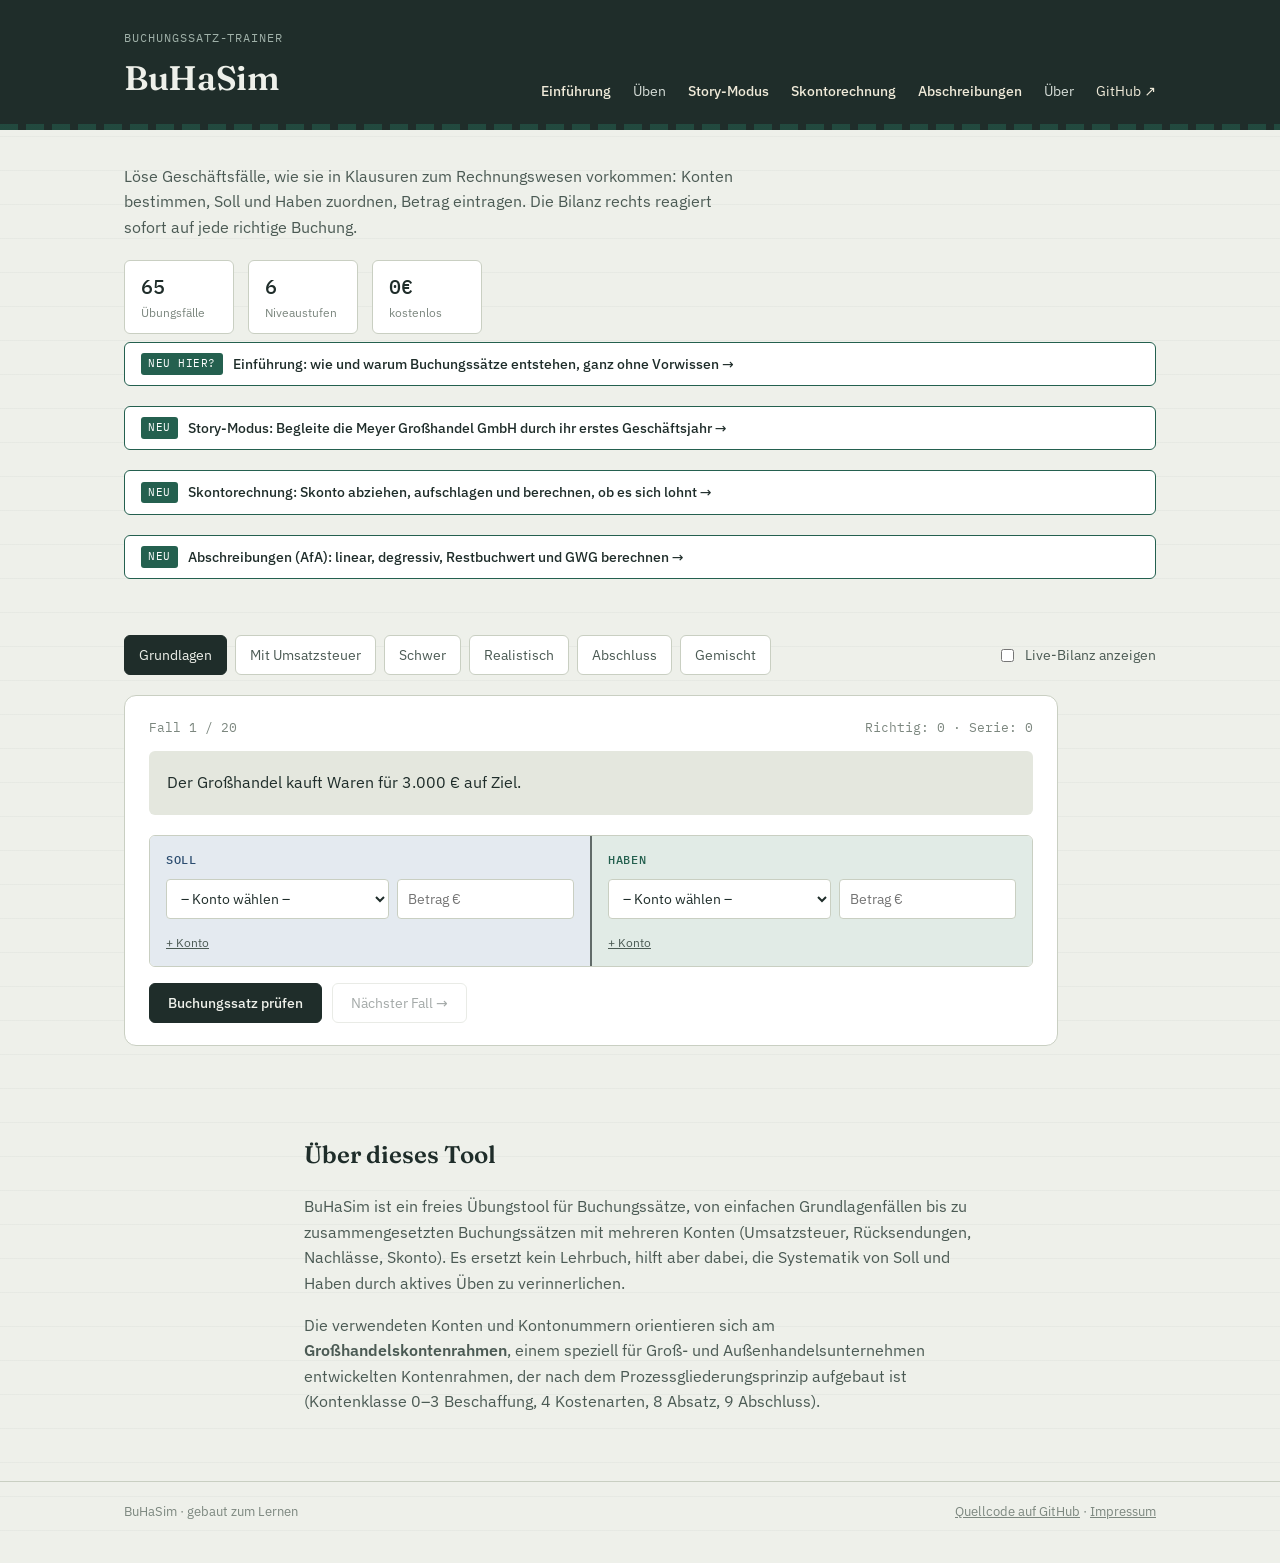
<file: index.html>
<!doctype html>
<html lang="de">
<head>
<meta charset="UTF-8" />
<meta name="viewport" content="width=device-width, initial-scale=1" />
<title>BuHaSim · Buchungssatz-Trainer für Rechnungswesen</title>
<meta name="description" content="Kostenloser, interaktiver Trainer für Buchungssätze: Geschäftsfälle lösen, Soll und Haben bestimmen und die Wirkung live in der Bilanz sehen." />
<link rel="icon" href="/favicon.ico" sizes="any" />
<link rel="icon" href="/favicon-32x32.png" type="image/png" sizes="32x32" />
<link rel="icon" href="/favicon-16x16.png" type="image/png" sizes="16x16" />
<link rel="apple-touch-icon" href="/apple-touch-icon.png" />
<link rel="manifest" href="/site.webmanifest" />
<link rel="stylesheet" href="fonts.css" />
<link rel="stylesheet" href="styles.css" />
</head>
<body>

<header class="site-header">
  <div class="wrap header-inner">
    <div class="wordmark">
      <span class="eyebrow">Buchungssatz-Trainer</span>
      <h1>BuHaSim</h1>
    </div>
    <nav class="header-nav">
      <a href="einfuehrung.html" class="story-link">Einführung</a>
      <a href="#uebung">Üben</a>
      <a href="story.html" class="story-link">Story-Modus</a>
      <a href="skonto.html" class="story-link">Skontorechnung</a>
      <a href="afa.html" class="story-link">Abschreibungen</a>
      <a href="#ueber">Über</a>
      <a href="https://github.com/LadeShootH/BuHa-Trainer" target="_blank" rel="noopener" class="gh-link">GitHub ↗</a>
    </nav>
  </div>
  <div class="ledger-rule" aria-hidden="true"></div>
</header>

<section class="intro wrap">
  <p class="intro-text">Löse Geschäftsfälle, wie sie in Klausuren zum Rechnungswesen vorkommen: Konten bestimmen, Soll und Haben zuordnen, Betrag eintragen. Die Bilanz rechts reagiert sofort auf jede richtige Buchung.</p>
  <div class="stat-row">
    <div class="stat-chip"><span class="stat-num" id="stat-count">0</span><span class="stat-label">Übungsfälle</span></div>
    <div class="stat-chip"><span class="stat-num">6</span><span class="stat-label">Niveaustufen</span></div>
    <div class="stat-chip"><span class="stat-num">0€</span><span class="stat-label">kostenlos</span></div>
  </div>
  <a href="einfuehrung.html" class="story-promo">
    <span class="story-promo-eyebrow">Neu hier?</span>
    <span class="story-promo-title">Einführung: wie und warum Buchungssätze entstehen, ganz ohne Vorwissen →</span>
  </a>
  <a href="story.html" class="story-promo">
    <span class="story-promo-eyebrow">Neu</span>
    <span class="story-promo-title">Story-Modus: Begleite die Meyer Großhandel GmbH durch ihr erstes Geschäftsjahr →</span>
  </a>
  <a href="skonto.html" class="story-promo">
    <span class="story-promo-eyebrow">Neu</span>
    <span class="story-promo-title">Skontorechnung: Skonto abziehen, aufschlagen und berechnen, ob es sich lohnt →</span>
  </a>
  <a href="afa.html" class="story-promo">
    <span class="story-promo-eyebrow">Neu</span>
    <span class="story-promo-title">Abschreibungen (AfA): linear, degressiv, Restbuchwert und GWG berechnen →</span>
  </a>
</section>

<main id="uebung" class="tool-section">
  <div class="wrap">

    <div class="tool-controls">
      <div class="category-picker" role="group" aria-label="Niveaustufe wählen">
        <button class="cat-btn is-active" data-cat="grundlagen">Grundlagen</button>
        <button class="cat-btn" data-cat="ust">Mit Umsatzsteuer</button>
        <button class="cat-btn" data-cat="schwer">Schwer</button>
        <button class="cat-btn" data-cat="realistisch">Realistisch</button>
        <button class="cat-btn" data-cat="abschluss">Abschluss</button>
        <button class="cat-btn" data-cat="gemischt">Gemischt</button>
      </div>
      <label class="bilanz-toggle">
        <input type="checkbox" id="toggle-bilanz" />
        Live-Bilanz anzeigen
      </label>
    </div>

    <div class="tool-grid">

      <section class="case-panel" aria-labelledby="case-heading">
        <div class="case-meta">
          <span id="case-heading">Fall 1 / –</span>
          <span class="score-display">Richtig: <span id="score">0</span> · Serie: <span id="streak">0</span></span>
        </div>

        <div class="case-card">
          <p id="case-text">Lädt…</p>
        </div>

        <form id="booking-form" class="booking-form" autocomplete="off">
          <div class="t-account">
            <div class="t-side" data-side="soll">
              <div class="t-side-label">Soll</div>
              <div id="soll-rows" class="posting-rows"></div>
              <button type="button" class="add-row-btn" data-side="soll">+ Konto</button>
            </div>
            <div class="t-divider" aria-hidden="true"></div>
            <div class="t-side" data-side="haben">
              <div class="t-side-label">Haben</div>
              <div id="haben-rows" class="posting-rows"></div>
              <button type="button" class="add-row-btn" data-side="haben">+ Konto</button>
            </div>
          </div>

          <div class="form-actions">
            <button type="submit" id="check-btn" class="btn-primary">Buchungssatz prüfen</button>
            <button type="button" id="next-btn" class="btn-secondary" disabled>Nächster Fall →</button>
          </div>
        </form>

        <div id="feedback" class="feedback" role="status" aria-live="polite">
          <span id="feedback-text"></span>
          <button type="button" id="explain-btn" class="explain-btn" hidden>Warum?</button>
        </div>
      </section>

      <aside id="bilanz-panel" class="bilanz-panel" aria-labelledby="bilanz-heading">
        <div class="bilanz-header">
          <h2 id="bilanz-heading">Live-Bilanz</h2>
          <button type="button" id="reset-bilanz-btn" class="reset-link">Zurücksetzen</button>
        </div>
        <div class="bilanz-columns">
          <div class="bilanz-col">
            <p class="bilanz-col-label">Aktiva</p>
            <div id="aktiva-rows" class="bilanz-rows"></div>
          </div>
          <div class="bilanz-col">
            <p class="bilanz-col-label">Passiva</p>
            <div id="passiva-rows" class="bilanz-rows"></div>
          </div>
        </div>
        <div class="bilanz-total">
          <span id="aktiva-total"></span>
          <span id="passiva-total"></span>
        </div>
        <p id="balance-check" class="balance-check"></p>
      </aside>

    </div>
  </div>
</main>

<section id="ueber" class="about wrap">
  <h2>Über dieses Tool</h2>
  <p>BuHaSim ist ein freies Übungstool für Buchungssätze, von einfachen Grundlagenfällen bis zu zusammengesetzten Buchungssätzen mit mehreren Konten (Umsatzsteuer, Rücksendungen, Nachlässe, Skonto). Es ersetzt kein Lehrbuch, hilft aber dabei, die Systematik von Soll und Haben durch aktives Üben zu verinnerlichen.</p>
  <p>Die verwendeten Konten und Kontonummern orientieren sich am <strong>Großhandelskontenrahmen</strong>, einem speziell für Groß- und Außenhandelsunternehmen entwickelten Kontenrahmen, der nach dem Prozessgliederungsprinzip aufgebaut ist (Kontenklasse 0–3 Beschaffung, 4 Kostenarten, 8 Absatz, 9 Abschluss).</p>
</section>

<footer class="site-footer">
  <div class="wrap footer-inner">
    <span>BuHaSim · gebaut zum Lernen</span>
    <span>
      <a href="https://github.com/LadeShootH/BuHa-Trainer" target="_blank" rel="noopener">Quellcode auf GitHub</a>
      · <a href="impressum.html">Impressum</a>
    </span>
  </div>
</footer>

<div id="explain-modal" class="modal-overlay" hidden>
  <div class="modal-box" role="dialog" aria-modal="true" aria-labelledby="explain-modal-title">
    <div class="modal-header">
      <h3 id="explain-modal-title">Warum dieser Buchungssatz?</h3>
      <button type="button" id="explain-close-btn" class="modal-close" aria-label="Schließen">✕</button>
    </div>
    <div id="explain-body" class="modal-body"></div>
  </div>
</div>

<script src="cases.js"></script>
<script src="app.js"></script>
</body>
</html>
</file>
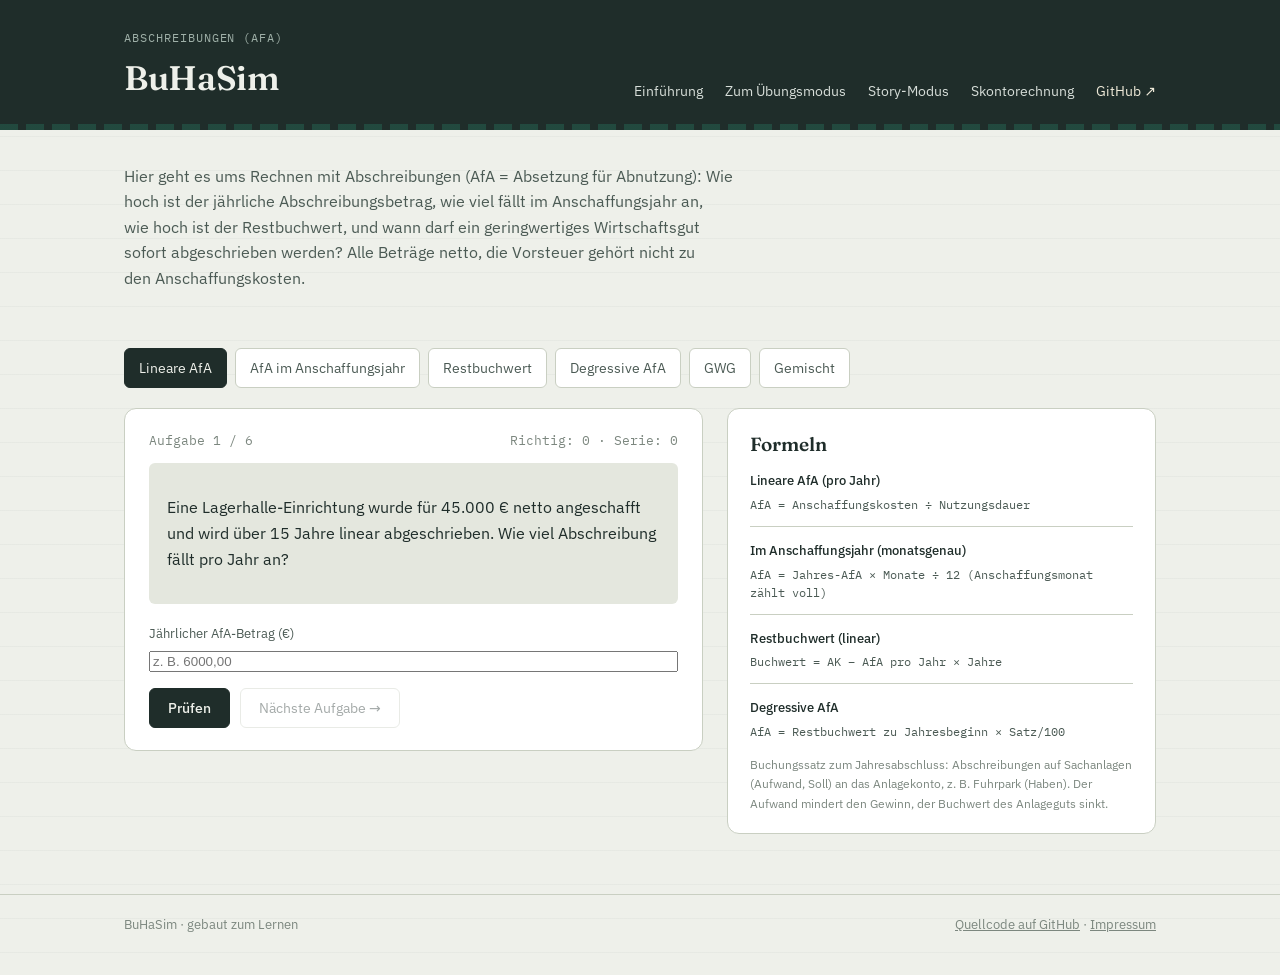
<file: afa.html>
<!doctype html>
<html lang="de">
<head>
<meta charset="UTF-8" />
<meta name="viewport" content="width=device-width, initial-scale=1" />
<title>Abschreibungen (AfA) · BuHaSim</title>
<meta name="description" content="Übe Abschreibungen (AfA): lineare und degressive Abschreibung, zeitanteilige AfA im Anschaffungsjahr, Restbuchwert und geringwertige Wirtschaftsgüter." />
<link rel="icon" href="/favicon.ico" sizes="any" />
<link rel="icon" href="/favicon-32x32.png" type="image/png" sizes="32x32" />
<link rel="icon" href="/favicon-16x16.png" type="image/png" sizes="16x16" />
<link rel="apple-touch-icon" href="/apple-touch-icon.png" />
<link rel="manifest" href="/site.webmanifest" />
<link rel="stylesheet" href="fonts.css" />
<link rel="stylesheet" href="styles.css" />
</head>
<body>

<header class="site-header">
  <div class="wrap header-inner">
    <div class="wordmark">
      <span class="eyebrow">Abschreibungen (AfA)</span>
      <h1><a href="index.html" style="color:inherit;text-decoration:none;">BuHaSim</a></h1>
    </div>
    <nav class="header-nav">
      <a href="einfuehrung.html">Einführung</a>
      <a href="index.html">Zum Übungsmodus</a>
      <a href="story.html">Story-Modus</a>
      <a href="skonto.html">Skontorechnung</a>
      <a href="https://github.com/LadeShootH/BuHa-Trainer" target="_blank" rel="noopener" class="gh-link">GitHub ↗</a>
    </nav>
  </div>
  <div class="ledger-rule" aria-hidden="true"></div>
</header>

<section class="intro wrap">
  <p class="intro-text">Hier geht es ums Rechnen mit Abschreibungen (AfA = Absetzung für Abnutzung): Wie hoch ist der jährliche Abschreibungsbetrag, wie viel fällt im Anschaffungsjahr an, wie hoch ist der Restbuchwert, und wann darf ein geringwertiges Wirtschaftsgut sofort abgeschrieben werden? Alle Beträge netto, die Vorsteuer gehört nicht zu den Anschaffungskosten.</p>
</section>

<main id="uebung" class="tool-section">
  <div class="wrap">

    <div class="tool-controls">
      <div class="category-picker" role="group" aria-label="Aufgabentyp wählen">
        <button class="cat-btn is-active" data-cat="linear">Lineare AfA</button>
        <button class="cat-btn" data-cat="zeitanteilig">AfA im Anschaffungsjahr</button>
        <button class="cat-btn" data-cat="restbuchwert">Restbuchwert</button>
        <button class="cat-btn" data-cat="degressiv">Degressive AfA</button>
        <button class="cat-btn" data-cat="gwg">GWG</button>
        <button class="cat-btn" data-cat="gemischt">Gemischt</button>
      </div>
    </div>

    <div class="tool-grid">

      <section class="case-panel" aria-labelledby="afa-heading">
        <div class="case-meta">
          <span id="afa-heading">Aufgabe 1 / –</span>
          <span class="score-display">Richtig: <span id="afa-score">0</span> · Serie: <span id="afa-streak">0</span></span>
        </div>

        <div class="case-card">
          <p id="afa-text">Lädt…</p>
        </div>

        <form id="afa-form" class="skonto-form" autocomplete="off">
          <div id="afa-input-area" class="skonto-input-area"></div>

          <div class="form-actions">
            <button type="submit" id="afa-check-btn" class="btn-primary">Prüfen</button>
            <button type="button" id="afa-next-btn" class="btn-secondary" disabled>Nächste Aufgabe →</button>
          </div>
        </form>

        <div id="afa-feedback" class="feedback" role="status" aria-live="polite">
          <span id="afa-feedback-text"></span>
          <button type="button" id="afa-explain-btn" class="explain-btn" hidden>Warum?</button>
        </div>
      </section>

      <aside class="bilanz-panel">
        <div class="bilanz-header">
          <h2>Formeln</h2>
        </div>
        <div class="formel-list">
          <div class="formel-item">
            <p class="formel-title">Lineare AfA (pro Jahr)</p>
            <p class="formel-body">AfA = Anschaffungskosten ÷ Nutzungsdauer</p>
          </div>
          <div class="formel-item">
            <p class="formel-title">Im Anschaffungsjahr (monatsgenau)</p>
            <p class="formel-body">AfA = Jahres-AfA × Monate ÷ 12 (Anschaffungsmonat zählt voll)</p>
          </div>
          <div class="formel-item">
            <p class="formel-title">Restbuchwert (linear)</p>
            <p class="formel-body">Buchwert = AK − AfA pro Jahr × Jahre</p>
          </div>
          <div class="formel-item">
            <p class="formel-title">Degressive AfA</p>
            <p class="formel-body">AfA = Restbuchwert zu Jahresbeginn × Satz/100</p>
          </div>
        </div>
        <p class="story-hint">Buchungssatz zum Jahresabschluss: Abschreibungen auf Sachanlagen (Aufwand, Soll) an das Anlagekonto, z. B. Fuhrpark (Haben). Der Aufwand mindert den Gewinn, der Buchwert des Anlageguts sinkt.</p>
      </aside>

    </div>
  </div>
</main>

<footer class="site-footer">
  <div class="wrap footer-inner">
    <span>BuHaSim · gebaut zum Lernen</span>
    <span>
      <a href="https://github.com/LadeShootH/BuHa-Trainer" target="_blank" rel="noopener">Quellcode auf GitHub</a>
      · <a href="impressum.html">Impressum</a>
    </span>
  </div>
</footer>

<div id="afa-explain-modal" class="modal-overlay" hidden>
  <div class="modal-box" role="dialog" aria-modal="true" aria-labelledby="afa-explain-title">
    <div class="modal-header">
      <h3 id="afa-explain-title">Rechenweg</h3>
      <button type="button" id="afa-explain-close-btn" class="modal-close" aria-label="Schließen">✕</button>
    </div>
    <div id="afa-explain-body" class="modal-body"></div>
  </div>
</div>

<script src="afa-data.js"></script>
<script src="afa.js"></script>
</body>
</html>
</file>
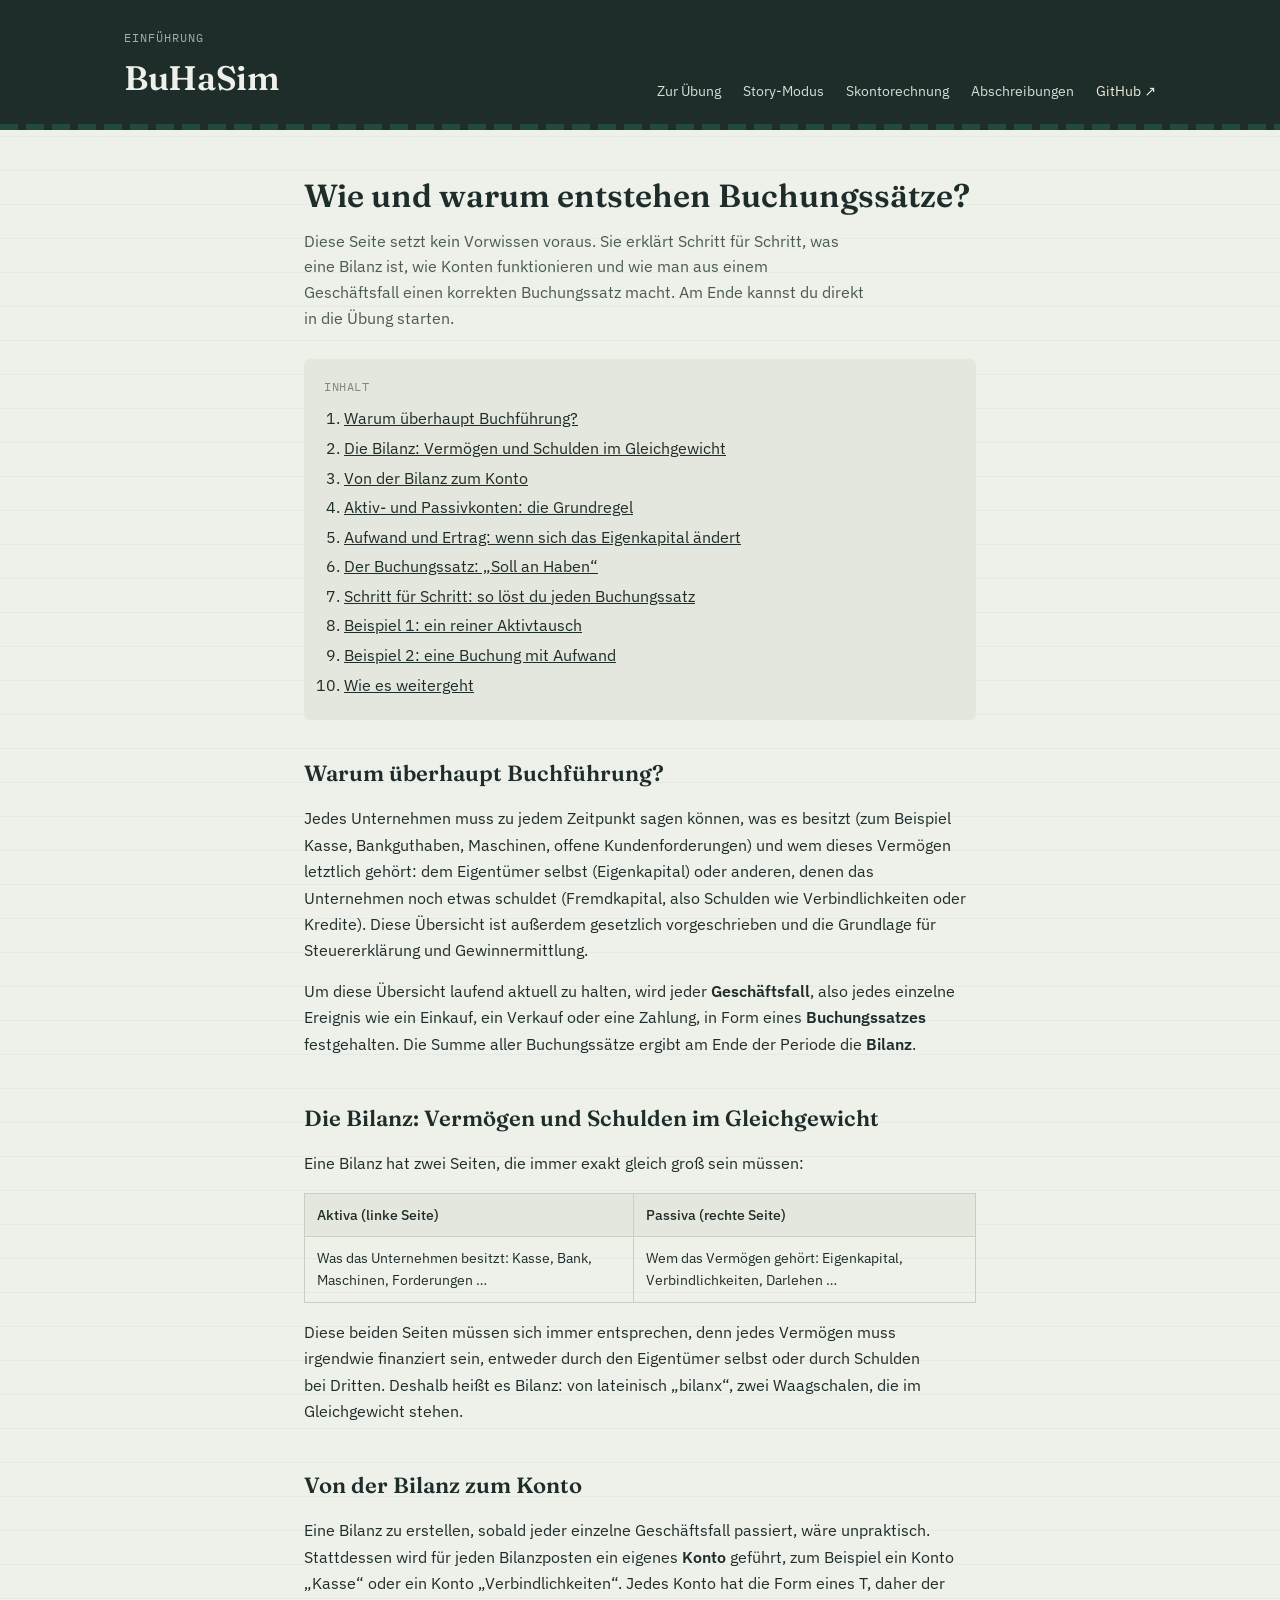
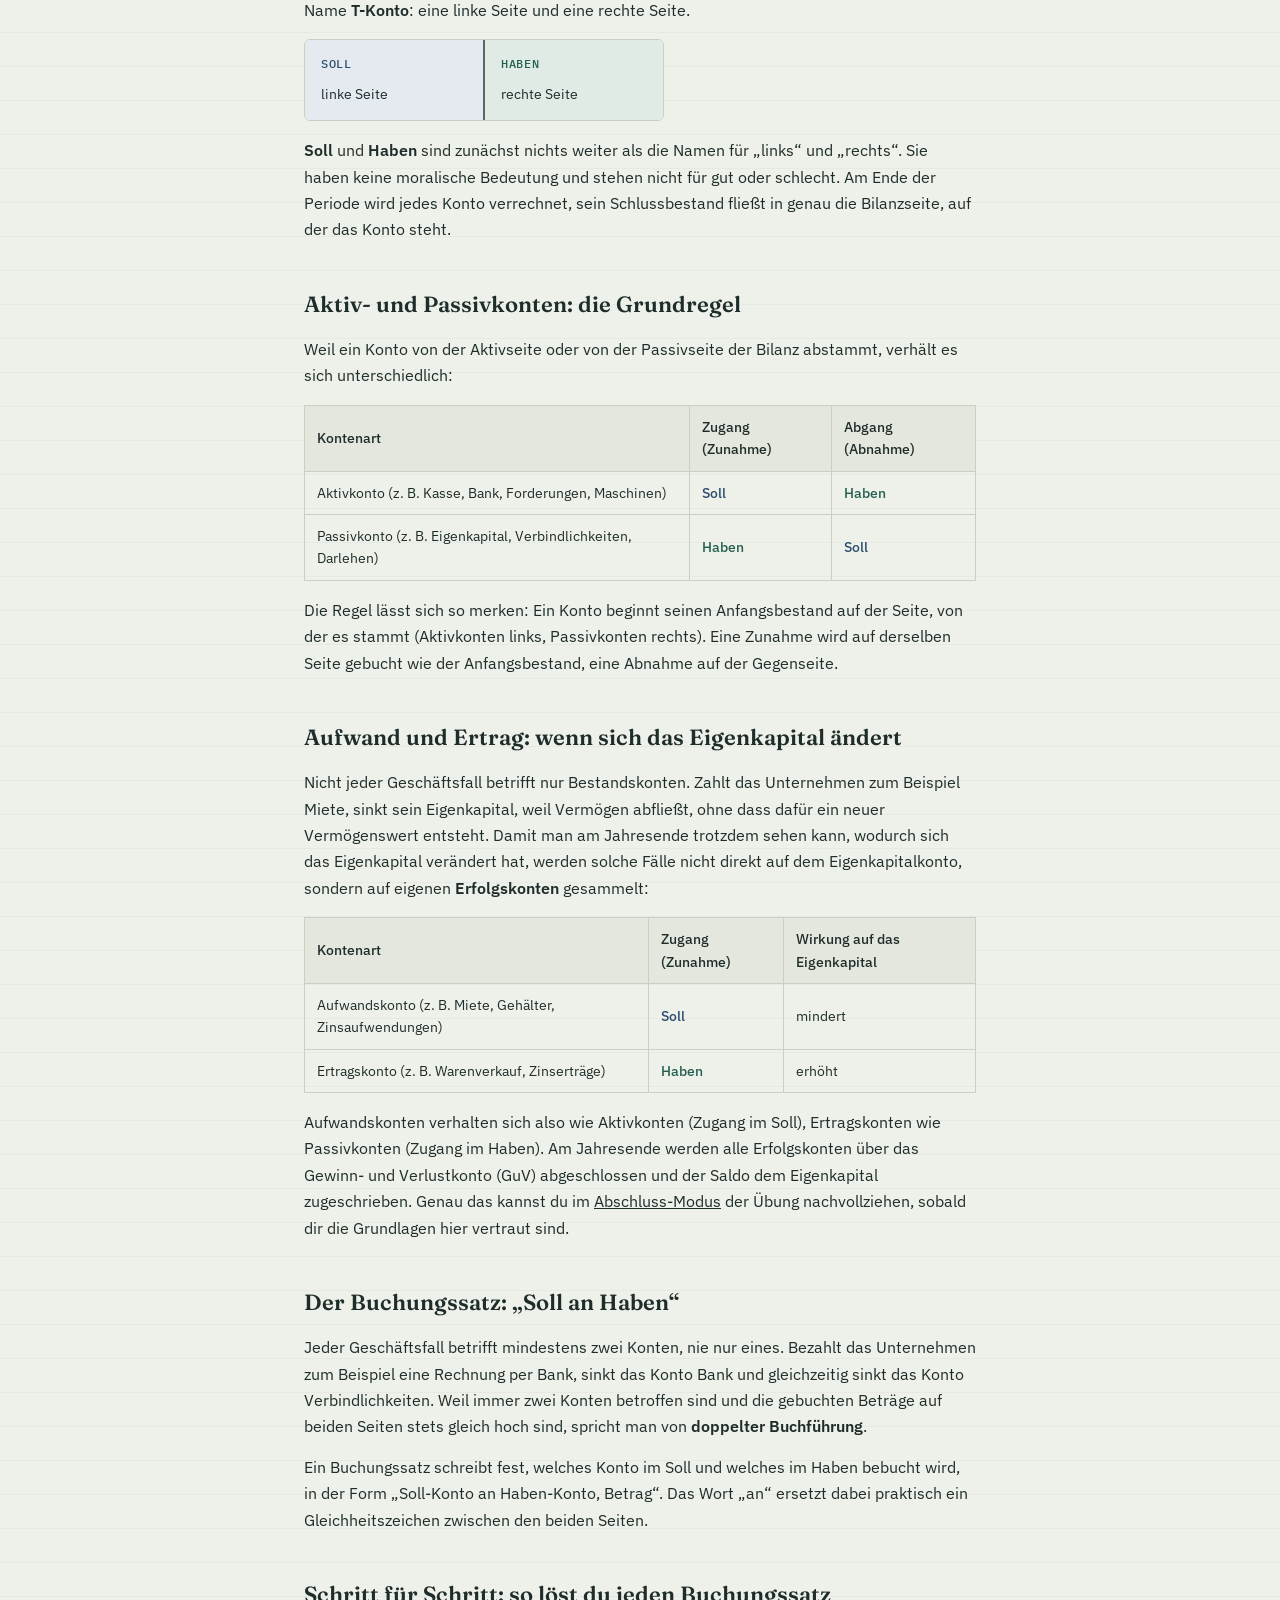
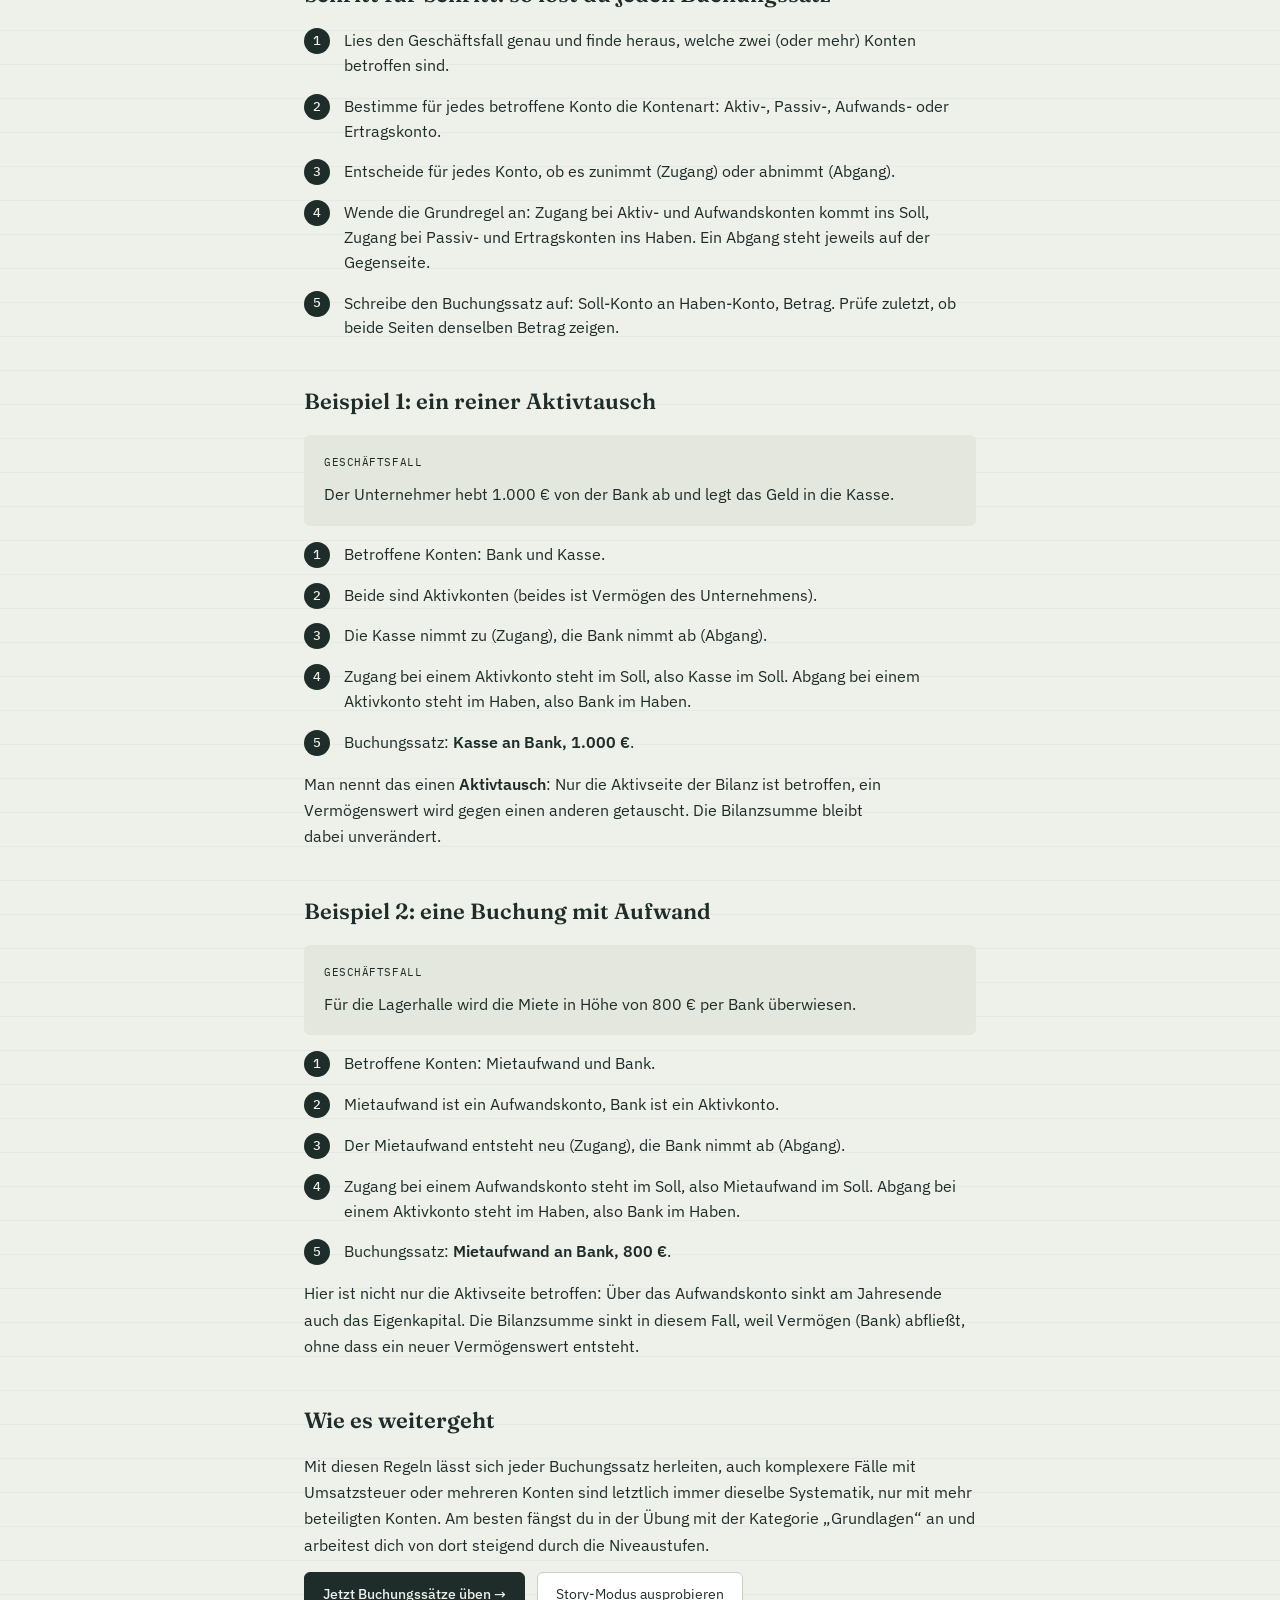
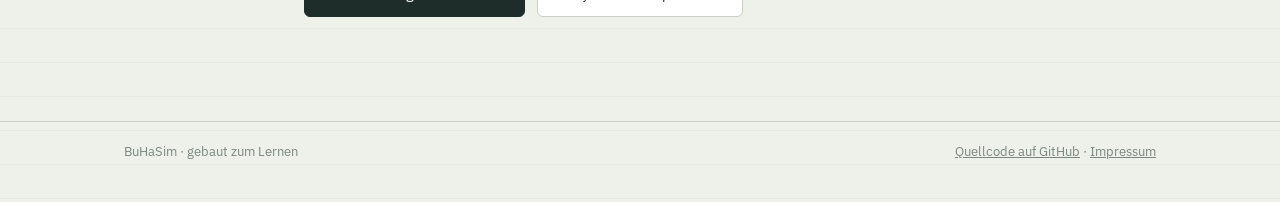
<file: einfuehrung.html>
<!doctype html>
<html lang="de">
<head>
<meta charset="UTF-8" />
<meta name="viewport" content="width=device-width, initial-scale=1" />
<title>Einführung · BuHaSim</title>
<meta name="description" content="Grundlagen für Einsteiger: wie und warum Buchungssätze und Bilanzen entstehen, Schritt für Schritt erklärt, ganz ohne Vorwissen." />
<link rel="icon" href="/favicon.ico" sizes="any" />
<link rel="icon" href="/favicon-32x32.png" type="image/png" sizes="32x32" />
<link rel="icon" href="/favicon-16x16.png" type="image/png" sizes="16x16" />
<link rel="apple-touch-icon" href="/apple-touch-icon.png" />
<link rel="manifest" href="/site.webmanifest" />
<link rel="stylesheet" href="fonts.css" />
<link rel="stylesheet" href="styles.css" />
</head>
<body>

<header class="site-header">
  <div class="wrap header-inner">
    <div class="wordmark">
      <span class="eyebrow">Einführung</span>
      <h1><a href="index.html" style="color:inherit;text-decoration:none;">BuHaSim</a></h1>
    </div>
    <nav class="header-nav">
      <a href="index.html">Zur Übung</a>
      <a href="story.html">Story-Modus</a>
      <a href="skonto.html">Skontorechnung</a>
      <a href="afa.html">Abschreibungen</a>
      <a href="https://github.com/LadeShootH/BuHa-Trainer" target="_blank" rel="noopener" class="gh-link">GitHub ↗</a>
    </nav>
  </div>
  <div class="ledger-rule" aria-hidden="true"></div>
</header>

<main class="guide-page wrap">
  <h1 class="guide-title">Wie und warum entstehen Buchungssätze?</h1>
  <p class="guide-subtitle">Diese Seite setzt kein Vorwissen voraus. Sie erklärt Schritt für Schritt, was eine Bilanz ist, wie Konten funktionieren und wie man aus einem Geschäftsfall einen korrekten Buchungssatz macht. Am Ende kannst du direkt in die Übung starten.</p>

  <nav class="guide-toc" aria-label="Inhaltsverzeichnis">
    <p class="guide-toc-label">Inhalt</p>
    <ol>
      <li><a href="#warum">Warum überhaupt Buchführung?</a></li>
      <li><a href="#bilanz">Die Bilanz: Vermögen und Schulden im Gleichgewicht</a></li>
      <li><a href="#konten">Von der Bilanz zum Konto</a></li>
      <li><a href="#regel">Aktiv- und Passivkonten: die Grundregel</a></li>
      <li><a href="#erfolg">Aufwand und Ertrag: wenn sich das Eigenkapital ändert</a></li>
      <li><a href="#buchungssatz">Der Buchungssatz: „Soll an Haben“</a></li>
      <li><a href="#schritte">Schritt für Schritt: so löst du jeden Buchungssatz</a></li>
      <li><a href="#beispiel1">Beispiel 1: ein reiner Aktivtausch</a></li>
      <li><a href="#beispiel2">Beispiel 2: eine Buchung mit Aufwand</a></li>
      <li><a href="#weiter">Wie es weitergeht</a></li>
    </ol>
  </nav>

  <section class="guide-section" id="warum">
    <h2>Warum überhaupt Buchführung?</h2>
    <p>Jedes Unternehmen muss zu jedem Zeitpunkt sagen können, was es besitzt (zum Beispiel Kasse, Bankguthaben, Maschinen, offene Kundenforderungen) und wem dieses Vermögen letztlich gehört: dem Eigentümer selbst (Eigenkapital) oder anderen, denen das Unternehmen noch etwas schuldet (Fremdkapital, also Schulden wie Verbindlichkeiten oder Kredite). Diese Übersicht ist außerdem gesetzlich vorgeschrieben und die Grundlage für Steuererklärung und Gewinnermittlung.</p>
    <p>Um diese Übersicht laufend aktuell zu halten, wird jeder <strong>Geschäftsfall</strong>, also jedes einzelne Ereignis wie ein Einkauf, ein Verkauf oder eine Zahlung, in Form eines <strong>Buchungssatzes</strong> festgehalten. Die Summe aller Buchungssätze ergibt am Ende der Periode die <strong>Bilanz</strong>.</p>
  </section>

  <section class="guide-section" id="bilanz">
    <h2>Die Bilanz: Vermögen und Schulden im Gleichgewicht</h2>
    <p>Eine Bilanz hat zwei Seiten, die immer exakt gleich groß sein müssen:</p>
    <table class="rule-table">
      <thead>
        <tr><th>Aktiva (linke Seite)</th><th>Passiva (rechte Seite)</th></tr>
      </thead>
      <tbody>
        <tr><td>Was das Unternehmen besitzt: Kasse, Bank, Maschinen, Forderungen …</td><td>Wem das Vermögen gehört: Eigenkapital, Verbindlichkeiten, Darlehen …</td></tr>
      </tbody>
    </table>
    <p>Diese beiden Seiten müssen sich immer entsprechen, denn jedes Vermögen muss irgendwie finanziert sein, entweder durch den Eigentümer selbst oder durch Schulden bei Dritten. Deshalb heißt es Bilanz: von lateinisch „bilanx“, zwei Waagschalen, die im Gleichgewicht stehen.</p>
  </section>

  <section class="guide-section" id="konten">
    <h2>Von der Bilanz zum Konto</h2>
    <p>Eine Bilanz zu erstellen, sobald jeder einzelne Geschäftsfall passiert, wäre unpraktisch. Stattdessen wird für jeden Bilanzposten ein eigenes <strong>Konto</strong> geführt, zum Beispiel ein Konto „Kasse“ oder ein Konto „Verbindlichkeiten“. Jedes Konto hat die Form eines T, daher der Name <strong>T-Konto</strong>: eine linke Seite und eine rechte Seite.</p>
    <div class="t-account guide-mini-t">
      <div class="t-side" data-side="soll">
        <div class="t-side-label">Soll</div>
        <p>linke Seite</p>
      </div>
      <div class="t-divider" aria-hidden="true"></div>
      <div class="t-side" data-side="haben">
        <div class="t-side-label">Haben</div>
        <p>rechte Seite</p>
      </div>
    </div>
    <p><strong>Soll</strong> und <strong>Haben</strong> sind zunächst nichts weiter als die Namen für „links“ und „rechts“. Sie haben keine moralische Bedeutung und stehen nicht für gut oder schlecht. Am Ende der Periode wird jedes Konto verrechnet, sein Schlussbestand fließt in genau die Bilanzseite, auf der das Konto steht.</p>
  </section>

  <section class="guide-section" id="regel">
    <h2>Aktiv- und Passivkonten: die Grundregel</h2>
    <p>Weil ein Konto von der Aktivseite oder von der Passivseite der Bilanz abstammt, verhält es sich unterschiedlich:</p>
    <table class="rule-table">
      <thead>
        <tr><th>Kontenart</th><th>Zugang (Zunahme)</th><th>Abgang (Abnahme)</th></tr>
      </thead>
      <tbody>
        <tr><td>Aktivkonto (z. B. Kasse, Bank, Forderungen, Maschinen)</td><td class="is-soll">Soll</td><td class="is-haben">Haben</td></tr>
        <tr><td>Passivkonto (z. B. Eigenkapital, Verbindlichkeiten, Darlehen)</td><td class="is-haben">Haben</td><td class="is-soll">Soll</td></tr>
      </tbody>
    </table>
    <p>Die Regel lässt sich so merken: Ein Konto beginnt seinen Anfangsbestand auf der Seite, von der es stammt (Aktivkonten links, Passivkonten rechts). Eine Zunahme wird auf derselben Seite gebucht wie der Anfangsbestand, eine Abnahme auf der Gegenseite.</p>
  </section>

  <section class="guide-section" id="erfolg">
    <h2>Aufwand und Ertrag: wenn sich das Eigenkapital ändert</h2>
    <p>Nicht jeder Geschäftsfall betrifft nur Bestandskonten. Zahlt das Unternehmen zum Beispiel Miete, sinkt sein Eigenkapital, weil Vermögen abfließt, ohne dass dafür ein neuer Vermögenswert entsteht. Damit man am Jahresende trotzdem sehen kann, wodurch sich das Eigenkapital verändert hat, werden solche Fälle nicht direkt auf dem Eigenkapitalkonto, sondern auf eigenen <strong>Erfolgskonten</strong> gesammelt:</p>
    <table class="rule-table">
      <thead>
        <tr><th>Kontenart</th><th>Zugang (Zunahme)</th><th>Wirkung auf das Eigenkapital</th></tr>
      </thead>
      <tbody>
        <tr><td>Aufwandskonto (z. B. Miete, Gehälter, Zinsaufwendungen)</td><td class="is-soll">Soll</td><td>mindert</td></tr>
        <tr><td>Ertragskonto (z. B. Warenverkauf, Zinserträge)</td><td class="is-haben">Haben</td><td>erhöht</td></tr>
      </tbody>
    </table>
    <p>Aufwandskonten verhalten sich also wie Aktivkonten (Zugang im Soll), Ertragskonten wie Passivkonten (Zugang im Haben). Am Jahresende werden alle Erfolgskonten über das Gewinn- und Verlustkonto (GuV) abgeschlossen und der Saldo dem Eigenkapital zugeschrieben. Genau das kannst du im <a href="index.html#uebung">Abschluss-Modus</a> der Übung nachvollziehen, sobald dir die Grundlagen hier vertraut sind.</p>
  </section>

  <section class="guide-section" id="buchungssatz">
    <h2>Der Buchungssatz: „Soll an Haben“</h2>
    <p>Jeder Geschäftsfall betrifft mindestens zwei Konten, nie nur eines. Bezahlt das Unternehmen zum Beispiel eine Rechnung per Bank, sinkt das Konto Bank und gleichzeitig sinkt das Konto Verbindlichkeiten. Weil immer zwei Konten betroffen sind und die gebuchten Beträge auf beiden Seiten stets gleich hoch sind, spricht man von <strong>doppelter Buchführung</strong>.</p>
    <p>Ein Buchungssatz schreibt fest, welches Konto im Soll und welches im Haben bebucht wird, in der Form „Soll-Konto an Haben-Konto, Betrag“. Das Wort „an“ ersetzt dabei praktisch ein Gleichheitszeichen zwischen den beiden Seiten.</p>
  </section>

  <section class="guide-section" id="schritte">
    <h2>Schritt für Schritt: so löst du jeden Buchungssatz</h2>
    <ol class="guide-steps">
      <li>Lies den Geschäftsfall genau und finde heraus, welche zwei (oder mehr) Konten betroffen sind.</li>
      <li>Bestimme für jedes betroffene Konto die Kontenart: Aktiv-, Passiv-, Aufwands- oder Ertragskonto.</li>
      <li>Entscheide für jedes Konto, ob es zunimmt (Zugang) oder abnimmt (Abgang).</li>
      <li>Wende die Grundregel an: Zugang bei Aktiv- und Aufwandskonten kommt ins Soll, Zugang bei Passiv- und Ertragskonten ins Haben. Ein Abgang steht jeweils auf der Gegenseite.</li>
      <li>Schreibe den Buchungssatz auf: Soll-Konto an Haben-Konto, Betrag. Prüfe zuletzt, ob beide Seiten denselben Betrag zeigen.</li>
    </ol>
  </section>

  <section class="guide-section" id="beispiel1">
    <h2>Beispiel 1: ein reiner Aktivtausch</h2>
    <div class="guide-example">
      <p class="guide-example-label">Geschäftsfall</p>
      <p>Der Unternehmer hebt 1.000 € von der Bank ab und legt das Geld in die Kasse.</p>
    </div>
    <ol class="guide-steps">
      <li>Betroffene Konten: Bank und Kasse.</li>
      <li>Beide sind Aktivkonten (beides ist Vermögen des Unternehmens).</li>
      <li>Die Kasse nimmt zu (Zugang), die Bank nimmt ab (Abgang).</li>
      <li>Zugang bei einem Aktivkonto steht im Soll, also Kasse im Soll. Abgang bei einem Aktivkonto steht im Haben, also Bank im Haben.</li>
      <li>Buchungssatz: <strong>Kasse an Bank, 1.000 €</strong>.</li>
    </ol>
    <p>Man nennt das einen <strong>Aktivtausch</strong>: Nur die Aktivseite der Bilanz ist betroffen, ein Vermögenswert wird gegen einen anderen getauscht. Die Bilanzsumme bleibt dabei unverändert.</p>
  </section>

  <section class="guide-section" id="beispiel2">
    <h2>Beispiel 2: eine Buchung mit Aufwand</h2>
    <div class="guide-example">
      <p class="guide-example-label">Geschäftsfall</p>
      <p>Für die Lagerhalle wird die Miete in Höhe von 800 € per Bank überwiesen.</p>
    </div>
    <ol class="guide-steps">
      <li>Betroffene Konten: Mietaufwand und Bank.</li>
      <li>Mietaufwand ist ein Aufwandskonto, Bank ist ein Aktivkonto.</li>
      <li>Der Mietaufwand entsteht neu (Zugang), die Bank nimmt ab (Abgang).</li>
      <li>Zugang bei einem Aufwandskonto steht im Soll, also Mietaufwand im Soll. Abgang bei einem Aktivkonto steht im Haben, also Bank im Haben.</li>
      <li>Buchungssatz: <strong>Mietaufwand an Bank, 800 €</strong>.</li>
    </ol>
    <p>Hier ist nicht nur die Aktivseite betroffen: Über das Aufwandskonto sinkt am Jahresende auch das Eigenkapital. Die Bilanzsumme sinkt in diesem Fall, weil Vermögen (Bank) abfließt, ohne dass ein neuer Vermögenswert entsteht.</p>
  </section>

  <section class="guide-section" id="weiter">
    <h2>Wie es weitergeht</h2>
    <p>Mit diesen Regeln lässt sich jeder Buchungssatz herleiten, auch komplexere Fälle mit Umsatzsteuer oder mehreren Konten sind letztlich immer dieselbe Systematik, nur mit mehr beteiligten Konten. Am besten fängst du in der Übung mit der Kategorie „Grundlagen“ an und arbeitest dich von dort steigend durch die Niveaustufen.</p>
    <div class="guide-cta">
      <a href="index.html#uebung" class="btn-primary">Jetzt Buchungssätze üben →</a>
      <a href="story.html" class="btn-secondary">Story-Modus ausprobieren</a>
    </div>
  </section>

</main>

<footer class="site-footer">
  <div class="wrap footer-inner">
    <span>BuHaSim · gebaut zum Lernen</span>
    <span>
      <a href="https://github.com/LadeShootH/BuHa-Trainer" target="_blank" rel="noopener">Quellcode auf GitHub</a>
      · <a href="impressum.html">Impressum</a>
    </span>
  </div>
</footer>

</body>
</html>
</file>
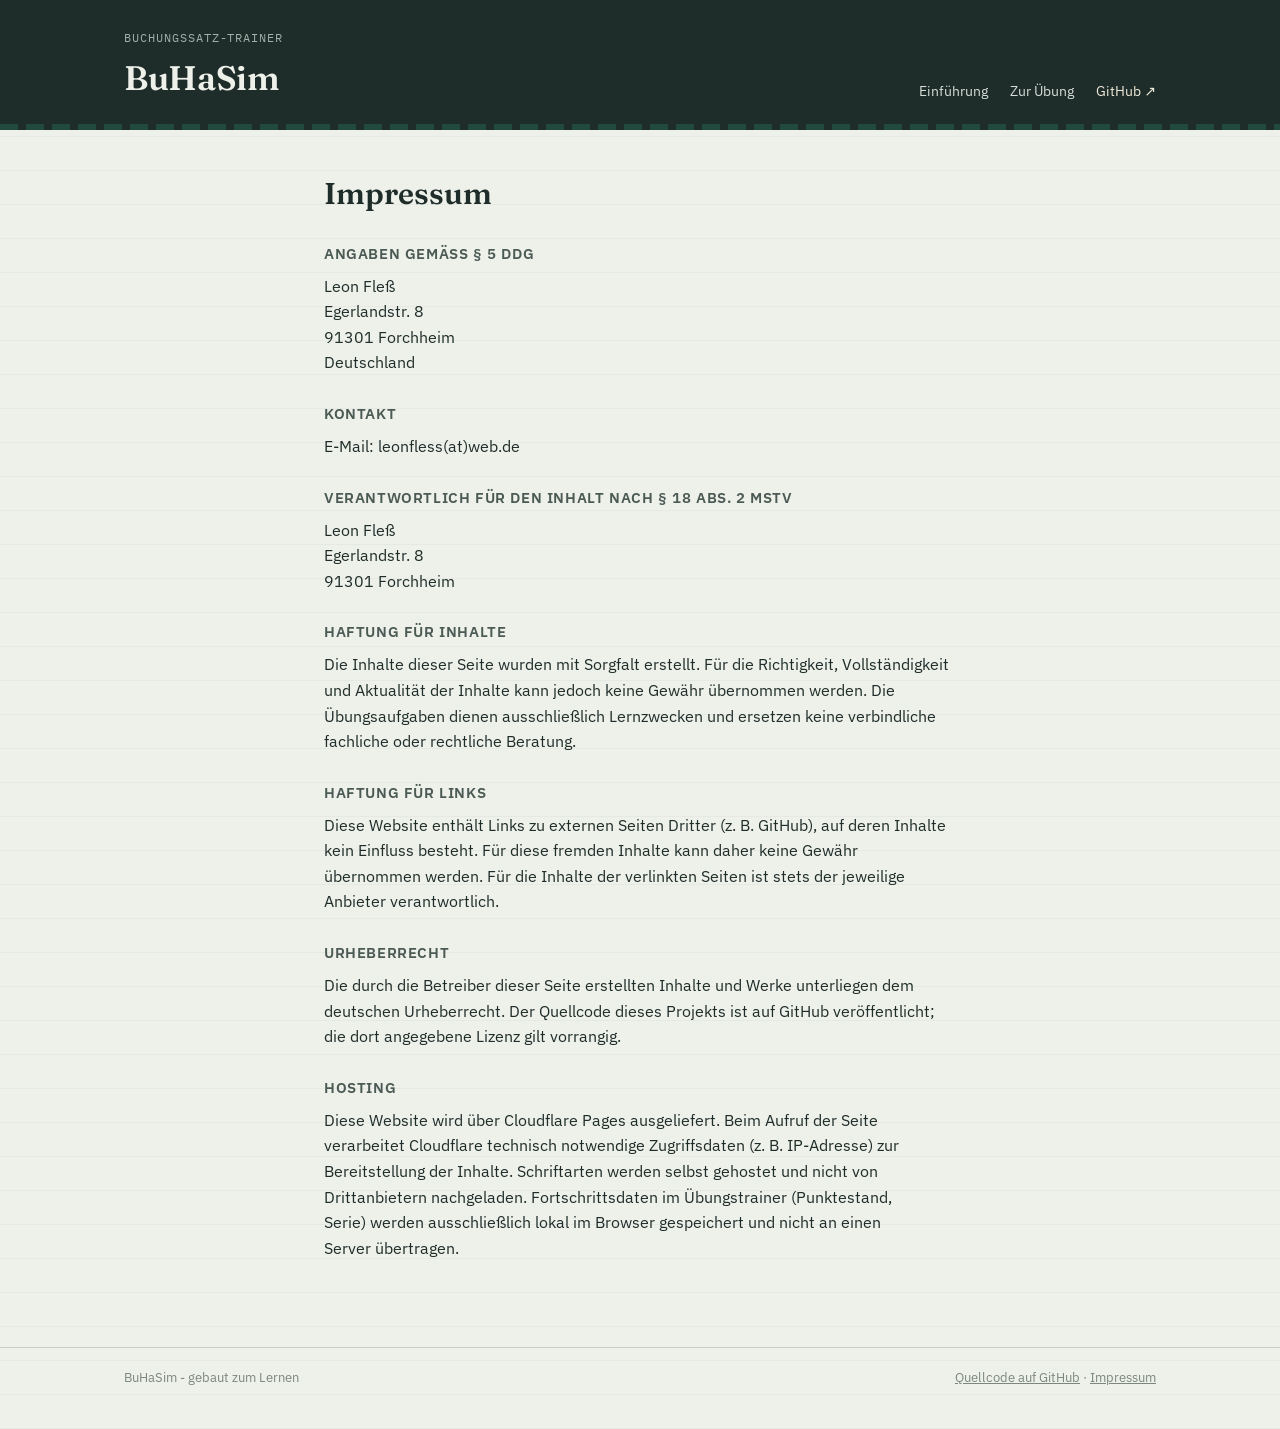
<file: impressum.html>
<!doctype html>
<html lang="de">
<head>
<meta charset="UTF-8" />
<meta name="viewport" content="width=device-width, initial-scale=1" />
<title>Impressum - BuHaSim</title>
<meta name="robots" content="noindex" />
<link rel="icon" href="/favicon.ico" sizes="any" />
<link rel="icon" href="/favicon-32x32.png" type="image/png" sizes="32x32" />
<link rel="icon" href="/favicon-16x16.png" type="image/png" sizes="16x16" />
<link rel="apple-touch-icon" href="/apple-touch-icon.png" />
<link rel="manifest" href="/site.webmanifest" />
<link rel="stylesheet" href="fonts.css" />
<link rel="stylesheet" href="styles.css" />
</head>
<body>

<header class="site-header">
  <div class="wrap header-inner">
    <div class="wordmark">
      <span class="eyebrow">Buchungssatz-Trainer</span>
      <h1><a href="index.html" style="color:inherit;text-decoration:none;">BuHaSim</a></h1>
    </div>
    <nav class="header-nav">
      <a href="einfuehrung.html">Einführung</a>
      <a href="index.html">Zur Übung</a>
      <a href="https://github.com/LadeShootH/BuHa-Trainer" target="_blank" rel="noopener" class="gh-link">GitHub ↗</a>
    </nav>
  </div>
  <div class="ledger-rule" aria-hidden="true"></div>
</header>

<main class="legal-page wrap">
  <h1 class="legal-title">Impressum</h1>

  <!--
    HINWEIS ZUM AUSFÜLLEN (dieser Kommentar erscheint nicht auf der Seite):
    Ersetze alle Platzhalter in eckigen Klammern [ ... ] durch deine echten Angaben.
    Pflichtangaben nach § 5 DDG (vormals § 5 TMG): vollständiger Name, ladungsfähige
    Anschrift (kein Postfach), Kontaktmöglichkeit (i.d.R. E-Mail, teils zusätzlich Telefon).
    Falls du die Seite nicht als Privatperson, sondern z.B. über einen Verein oder
    eine Schule betreibst, passe den Abschnitt "Angaben gemäß § 5 DDG" entsprechend an.
  -->

  <section class="legal-section">
    <h2>Angaben gemäß § 5 DDG</h2>
    <p>
      Leon Fleß<br />
      Egerlandstr. 8<br />
      91301 Forchheim<br />
      Deutschland
    </p>
  </section>

  <section class="legal-section">
    <h2>Kontakt</h2>
    <p>
      E-Mail: leonfless(at)web.de
    </p>
  </section>

  <section class="legal-section">
    <h2>Verantwortlich für den Inhalt nach § 18 Abs. 2 MStV</h2>
    <p>
      Leon Fleß<br />
      Egerlandstr. 8<br />
      91301 Forchheim
    </p>
  </section>

  <section class="legal-section">
    <h2>Haftung für Inhalte</h2>
    <p>Die Inhalte dieser Seite wurden mit Sorgfalt erstellt. Für die Richtigkeit, Vollständigkeit und Aktualität der Inhalte kann jedoch keine Gewähr übernommen werden. Die Übungsaufgaben dienen ausschließlich Lernzwecken und ersetzen keine verbindliche fachliche oder rechtliche Beratung.</p>
  </section>

  <section class="legal-section">
    <h2>Haftung für Links</h2>
    <p>Diese Website enthält Links zu externen Seiten Dritter (z. B. GitHub), auf deren Inhalte kein Einfluss besteht. Für diese fremden Inhalte kann daher keine Gewähr übernommen werden. Für die Inhalte der verlinkten Seiten ist stets der jeweilige Anbieter verantwortlich.</p>
  </section>

  <section class="legal-section">
    <h2>Urheberrecht</h2>
    <p>Die durch die Betreiber dieser Seite erstellten Inhalte und Werke unterliegen dem deutschen Urheberrecht. Der Quellcode dieses Projekts ist auf GitHub veröffentlicht; die dort angegebene Lizenz gilt vorrangig.</p>
  </section>

  <section class="legal-section">
    <h2>Hosting</h2>
    <p>Diese Website wird über Cloudflare Pages ausgeliefert. Beim Aufruf der Seite verarbeitet Cloudflare technisch notwendige Zugriffsdaten (z. B. IP-Adresse) zur Bereitstellung der Inhalte. Schriftarten werden selbst gehostet und nicht von Drittanbietern nachgeladen. Fortschrittsdaten im Übungstrainer (Punktestand, Serie) werden ausschließlich lokal im Browser gespeichert und nicht an einen Server übertragen.</p>
  </section>
</main>

<footer class="site-footer">
  <div class="wrap footer-inner">
    <span>BuHaSim - gebaut zum Lernen</span>
    <span>
      <a href="https://github.com/LadeShootH/BuHa-Trainer" target="_blank" rel="noopener">Quellcode auf GitHub</a>
      · <a href="impressum.html">Impressum</a>
    </span>
  </div>
</footer>

</body>
</html>
</file>
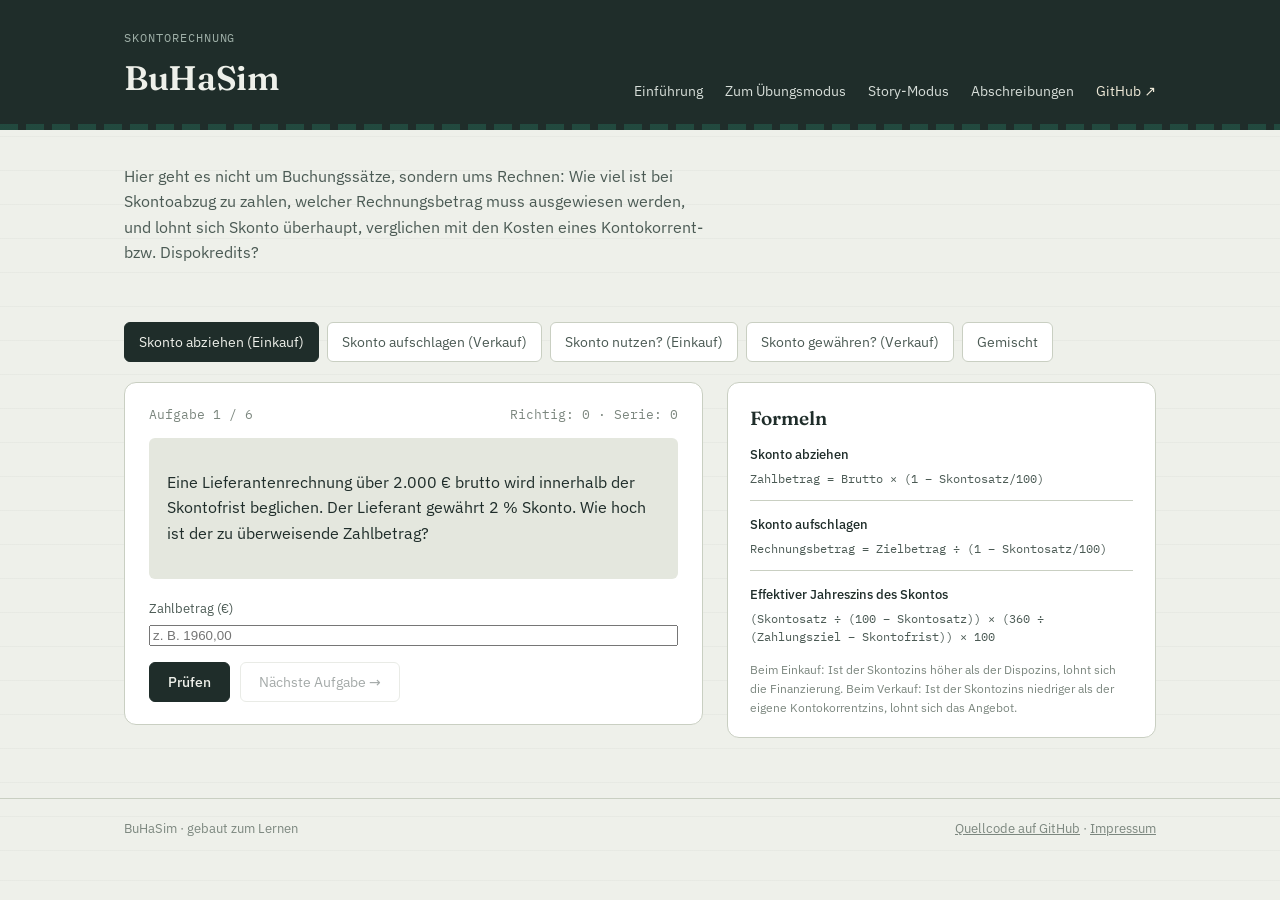
<file: skonto.html>
<!doctype html>
<html lang="de">
<head>
<meta charset="UTF-8" />
<meta name="viewport" content="width=device-width, initial-scale=1" />
<title>Skontorechnung · BuHaSim</title>
<meta name="description" content="Übe Skontorechnungen für Einkauf und Verkauf: Skonto abziehen, Skonto aufschlagen und entscheiden, ob sich Skonto lohnt." />
<link rel="icon" href="/favicon.ico" sizes="any" />
<link rel="icon" href="/favicon-32x32.png" type="image/png" sizes="32x32" />
<link rel="icon" href="/favicon-16x16.png" type="image/png" sizes="16x16" />
<link rel="apple-touch-icon" href="/apple-touch-icon.png" />
<link rel="manifest" href="/site.webmanifest" />
<link rel="stylesheet" href="fonts.css" />
<link rel="stylesheet" href="styles.css" />
</head>
<body>

<header class="site-header">
  <div class="wrap header-inner">
    <div class="wordmark">
      <span class="eyebrow">Skontorechnung</span>
      <h1><a href="index.html" style="color:inherit;text-decoration:none;">BuHaSim</a></h1>
    </div>
    <nav class="header-nav">
      <a href="einfuehrung.html">Einführung</a>
      <a href="index.html">Zum Übungsmodus</a>
      <a href="story.html">Story-Modus</a>
      <a href="afa.html">Abschreibungen</a>
      <a href="https://github.com/LadeShootH/BuHa-Trainer" target="_blank" rel="noopener" class="gh-link">GitHub ↗</a>
    </nav>
  </div>
  <div class="ledger-rule" aria-hidden="true"></div>
</header>

<section class="intro wrap">
  <p class="intro-text">Hier geht es nicht um Buchungssätze, sondern ums Rechnen: Wie viel ist bei Skontoabzug zu zahlen, welcher Rechnungsbetrag muss ausgewiesen werden, und lohnt sich Skonto überhaupt, verglichen mit den Kosten eines Kontokorrent- bzw. Dispokredits?</p>
</section>

<main id="uebung" class="tool-section">
  <div class="wrap">

    <div class="tool-controls">
      <div class="category-picker" role="group" aria-label="Aufgabentyp wählen">
        <button class="cat-btn is-active" data-cat="abziehen">Skonto abziehen (Einkauf)</button>
        <button class="cat-btn" data-cat="aufschlagen">Skonto aufschlagen (Verkauf)</button>
        <button class="cat-btn" data-cat="nutzen">Skonto nutzen? (Einkauf)</button>
        <button class="cat-btn" data-cat="gewaehren">Skonto gewähren? (Verkauf)</button>
        <button class="cat-btn" data-cat="gemischt">Gemischt</button>
      </div>
    </div>

    <div class="tool-grid">

      <section class="case-panel" aria-labelledby="skonto-heading">
        <div class="case-meta">
          <span id="skonto-heading">Aufgabe 1 / –</span>
          <span class="score-display">Richtig: <span id="skonto-score">0</span> · Serie: <span id="skonto-streak">0</span></span>
        </div>

        <div class="case-card">
          <p id="skonto-text">Lädt…</p>
        </div>

        <form id="skonto-form" class="skonto-form" autocomplete="off">
          <div id="skonto-input-area" class="skonto-input-area"></div>

          <div class="form-actions">
            <button type="submit" id="skonto-check-btn" class="btn-primary">Prüfen</button>
            <button type="button" id="skonto-next-btn" class="btn-secondary" disabled>Nächste Aufgabe →</button>
          </div>
        </form>

        <div id="skonto-feedback" class="feedback" role="status" aria-live="polite">
          <span id="skonto-feedback-text"></span>
          <button type="button" id="skonto-explain-btn" class="explain-btn" hidden>Warum?</button>
        </div>
      </section>

      <aside class="bilanz-panel">
        <div class="bilanz-header">
          <h2>Formeln</h2>
        </div>
        <div class="formel-list">
          <div class="formel-item">
            <p class="formel-title">Skonto abziehen</p>
            <p class="formel-body">Zahlbetrag = Brutto × (1 − Skontosatz/100)</p>
          </div>
          <div class="formel-item">
            <p class="formel-title">Skonto aufschlagen</p>
            <p class="formel-body">Rechnungsbetrag = Zielbetrag ÷ (1 − Skontosatz/100)</p>
          </div>
          <div class="formel-item">
            <p class="formel-title">Effektiver Jahreszins des Skontos</p>
            <p class="formel-body">(Skontosatz ÷ (100 − Skontosatz)) × (360 ÷ (Zahlungsziel − Skontofrist)) × 100</p>
          </div>
        </div>
        <p class="story-hint">Beim Einkauf: Ist der Skontozins höher als der Dispozins, lohnt sich die Finanzierung. Beim Verkauf: Ist der Skontozins niedriger als der eigene Kontokorrentzins, lohnt sich das Angebot.</p>
      </aside>

    </div>
  </div>
</main>

<footer class="site-footer">
  <div class="wrap footer-inner">
    <span>BuHaSim · gebaut zum Lernen</span>
    <span>
      <a href="https://github.com/LadeShootH/BuHa-Trainer" target="_blank" rel="noopener">Quellcode auf GitHub</a>
      · <a href="impressum.html">Impressum</a>
    </span>
  </div>
</footer>

<div id="skonto-explain-modal" class="modal-overlay" hidden>
  <div class="modal-box" role="dialog" aria-modal="true" aria-labelledby="skonto-explain-title">
    <div class="modal-header">
      <h3 id="skonto-explain-title">Rechenweg</h3>
      <button type="button" id="skonto-explain-close-btn" class="modal-close" aria-label="Schließen">✕</button>
    </div>
    <div id="skonto-explain-body" class="modal-body"></div>
  </div>
</div>

<script src="skonto-data.js"></script>
<script src="skonto.js"></script>
</body>
</html>
</file>
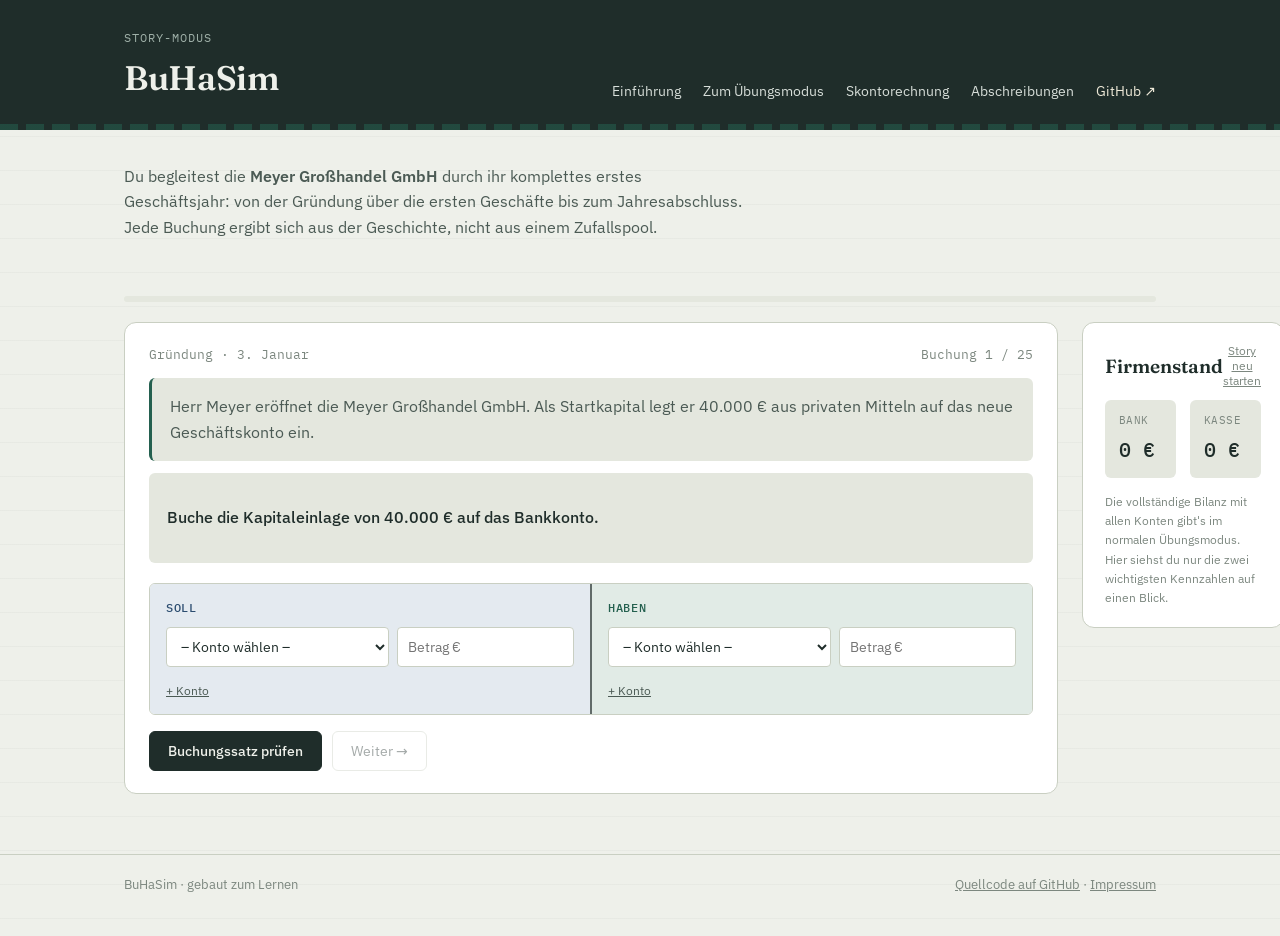
<file: story.html>
<!doctype html>
<html lang="de">
<head>
<meta charset="UTF-8" />
<meta name="viewport" content="width=device-width, initial-scale=1" />
<title>Story-Modus · BuHaSim</title>
<meta name="description" content="Begleite eine fiktive Firma durch ihr erstes Geschäftsjahr, von der Gründung bis zum Jahresabschluss, und lerne dabei, warum Buchungssätze so gemacht werden, wie sie gemacht werden." />
<link rel="icon" href="/favicon.ico" sizes="any" />
<link rel="icon" href="/favicon-32x32.png" type="image/png" sizes="32x32" />
<link rel="icon" href="/favicon-16x16.png" type="image/png" sizes="16x16" />
<link rel="apple-touch-icon" href="/apple-touch-icon.png" />
<link rel="manifest" href="/site.webmanifest" />
<link rel="stylesheet" href="fonts.css" />
<link rel="stylesheet" href="styles.css" />
</head>
<body>

<header class="site-header">
  <div class="wrap header-inner">
    <div class="wordmark">
      <span class="eyebrow">Story-Modus</span>
      <h1><a href="index.html" style="color:inherit;text-decoration:none;">BuHaSim</a></h1>
    </div>
    <nav class="header-nav">
      <a href="einfuehrung.html">Einführung</a>
      <a href="index.html">Zum Übungsmodus</a>
      <a href="skonto.html">Skontorechnung</a>
      <a href="afa.html">Abschreibungen</a>
      <a href="https://github.com/LadeShootH/BuHa-Trainer" target="_blank" rel="noopener" class="gh-link">GitHub ↗</a>
    </nav>
  </div>
  <div class="ledger-rule" aria-hidden="true"></div>
</header>

<section class="intro wrap">
  <p class="intro-text">Du begleitest die <strong>Meyer Großhandel GmbH</strong> durch ihr komplettes erstes Geschäftsjahr: von der Gründung über die ersten Geschäfte bis zum Jahresabschluss. Jede Buchung ergibt sich aus der Geschichte, nicht aus einem Zufallspool.</p>
</section>

<main class="tool-section">
  <div class="wrap">

    <div class="story-progress-bar"><div id="story-progress-fill" class="story-progress-fill"></div></div>

    <div class="tool-grid">

      <section class="case-panel" aria-labelledby="story-heading">
        <div class="case-meta">
          <span id="story-heading"><span id="story-chapter">Kapitel</span> · <span id="story-date"></span></span>
          <span class="score-display" id="story-progress">Buchung 1 / 25</span>
        </div>

        <div class="case-card story-narrative-card">
          <p id="story-narrative">Lädt…</p>
        </div>

        <div class="case-card" style="margin-top:-8px;">
          <p id="story-task" style="font-weight:500;"></p>
        </div>

        <form id="story-form" class="booking-form" autocomplete="off">
          <div class="t-account">
            <div class="t-side" data-side="soll">
              <div class="t-side-label">Soll</div>
              <div id="story-soll-rows" class="posting-rows"></div>
              <button type="button" class="add-row-btn" data-side="soll">+ Konto</button>
            </div>
            <div class="t-divider" aria-hidden="true"></div>
            <div class="t-side" data-side="haben">
              <div class="t-side-label">Haben</div>
              <div id="story-haben-rows" class="posting-rows"></div>
              <button type="button" class="add-row-btn" data-side="haben">+ Konto</button>
            </div>
          </div>

          <div class="form-actions">
            <button type="submit" id="story-check-btn" class="btn-primary">Buchungssatz prüfen</button>
            <button type="button" id="story-next-btn" class="btn-secondary" disabled>Weiter →</button>
          </div>
        </form>

        <div id="story-feedback" class="feedback" role="status" aria-live="polite">
          <span id="story-feedback-text"></span>
        </div>
        <p id="story-reaction" class="story-reaction" hidden></p>
      </section>

      <aside class="bilanz-panel">
        <div class="bilanz-header">
          <h2>Firmenstand</h2>
          <button type="button" id="story-restart-btn" class="reset-link">Story neu starten</button>
        </div>
        <div class="story-stats">
          <div class="story-stat"><span class="story-stat-label">Bank</span><span class="story-stat-value" id="stat-bank">0 €</span></div>
          <div class="story-stat"><span class="story-stat-label">Kasse</span><span class="story-stat-value" id="stat-kasse">0 €</span></div>
        </div>
        <p class="story-hint">Die vollständige Bilanz mit allen Konten gibt's im normalen Übungsmodus. Hier siehst du nur die zwei wichtigsten Kennzahlen auf einen Blick.</p>
      </aside>

    </div>
  </div>
</main>

<footer class="site-footer">
  <div class="wrap footer-inner">
    <span>BuHaSim · gebaut zum Lernen</span>
    <span>
      <a href="https://github.com/LadeShootH/BuHa-Trainer" target="_blank" rel="noopener">Quellcode auf GitHub</a>
      · <a href="impressum.html">Impressum</a>
    </span>
  </div>
</footer>

<script src="cases.js"></script>
<script src="story-data.js"></script>
<script src="story.js"></script>
</body>
</html>
</file>
<file: fonts.css>
/* Selbst gehostete Schriften. Keine Anfragen an Google/Drittanbieter.
   Dateien liegen unter /fonts, siehe DEPLOYMENT.md für Details. */

@font-face {
  font-family: 'Fraunces';
  font-style: normal;
  font-weight: 400;
  font-display: swap;
  src: url('fonts/fraunces-latin-400-normal.woff2') format('woff2');
}
@font-face {
  font-family: 'Fraunces';
  font-style: normal;
  font-weight: 500;
  font-display: swap;
  src: url('fonts/fraunces-latin-500-normal.woff2') format('woff2');
}
@font-face {
  font-family: 'Fraunces';
  font-style: normal;
  font-weight: 600;
  font-display: swap;
  src: url('fonts/fraunces-latin-600-normal.woff2') format('woff2');
}

@font-face {
  font-family: 'IBM Plex Sans';
  font-style: normal;
  font-weight: 400;
  font-display: swap;
  src: url('fonts/ibm-plex-sans-latin-400-normal.woff2') format('woff2');
}
@font-face {
  font-family: 'IBM Plex Sans';
  font-style: normal;
  font-weight: 500;
  font-display: swap;
  src: url('fonts/ibm-plex-sans-latin-500-normal.woff2') format('woff2');
}
@font-face {
  font-family: 'IBM Plex Sans';
  font-style: normal;
  font-weight: 600;
  font-display: swap;
  src: url('fonts/ibm-plex-sans-latin-600-normal.woff2') format('woff2');
}

@font-face {
  font-family: 'IBM Plex Mono';
  font-style: normal;
  font-weight: 400;
  font-display: swap;
  src: url('fonts/ibm-plex-mono-latin-400-normal.woff2') format('woff2');
}
@font-face {
  font-family: 'IBM Plex Mono';
  font-style: normal;
  font-weight: 500;
  font-display: swap;
  src: url('fonts/ibm-plex-mono-latin-500-normal.woff2') format('woff2');
}
</file>
<file: styles.css>
:root{
  --bg:#EEF0EA;
  --surface:#FFFFFF;
  --surface-2:#E4E7DE;
  --ink:#1F2D2A;
  --ink-soft:#4B5A54;
  --muted:#7C877F;
  --line:#C9CFC2;
  --accent-debit:#2B4C6F;
  --accent-debit-bg:#E4EAF0;
  --accent-credit:#24604F;
  --accent-credit-bg:#E1EBE6;
  --error:#8C3B2E;
  --error-bg:#F3E4DF;
  --font-display:'Fraunces', serif;
  --font-body:'IBM Plex Sans', system-ui, sans-serif;
  --font-mono:'IBM Plex Mono', monospace;
  --radius:6px;
}

*{box-sizing:border-box;}
html{scroll-behavior:smooth;}
h1, h2, h3{text-wrap:balance;}
p{text-wrap:pretty;}
@media (prefers-reduced-motion: reduce){html{scroll-behavior:auto;} *{animation-duration:.001ms !important; transition-duration:.001ms !important;}}

body{
  margin:0;
  background:var(--bg);
  color:var(--ink);
  font-family:var(--font-body);
  line-height:1.6;
  background-image:repeating-linear-gradient(to bottom, rgba(31,45,42,0.035) 0px, rgba(31,45,42,0.035) 1px, transparent 1px, transparent 34px);
}

.wrap{max-width:1080px;margin:0 auto;padding:0 24px;}

a{color:inherit;}

/* header */
.site-header{background:var(--ink);color:var(--bg);}
.header-inner{display:flex;justify-content:space-between;align-items:flex-end;padding:28px 24px 18px;flex-wrap:wrap;gap:12px;}
.eyebrow{display:block;font-family:var(--font-mono);font-size:12px;letter-spacing:0.08em;text-transform:uppercase;color:#9FB0A8;margin-bottom:4px;}
.wordmark h1{font-family:var(--font-display);font-weight:600;font-size:34px;margin:0;letter-spacing:-0.01em;}
.header-nav{display:flex;gap:22px;align-items:center;font-size:14px;}
.header-nav a{text-decoration:none;color:#D7DED9;border-bottom:1px solid transparent;padding-bottom:2px;}
.header-nav a:hover, .header-nav a:focus-visible{border-color:#D7DED9;}
.gh-link{color:#EFEAD9 !important;}
.ledger-rule{height:6px;background:repeating-linear-gradient(90deg, var(--accent-credit) 0 18px, transparent 18px 26px);opacity:.55;}

/* intro */
.intro{padding:34px 24px 8px;}
.intro-text{max-width:620px;color:var(--ink-soft);font-size:16px;margin:0 0 20px;}
.stat-row{display:flex;gap:14px;flex-wrap:wrap;margin-bottom:8px;}
.stat-chip{background:var(--surface);border:1px solid var(--line);border-radius:var(--radius);padding:10px 16px;display:flex;flex-direction:column;min-width:110px;}
.stat-num{font-family:var(--font-mono);font-size:20px;font-weight:500;}
.stat-label{font-size:12px;color:var(--muted);}

/* tool section */
.tool-section{padding:28px 24px 60px;}
.tool-controls{display:flex;justify-content:space-between;align-items:center;flex-wrap:wrap;gap:14px;margin-bottom:20px;}
.category-picker{display:flex;gap:8px;flex-wrap:wrap;}
.cat-btn{font-family:var(--font-body);font-size:14px;padding:8px 14px;border-radius:var(--radius);border:1px solid var(--line);background:var(--surface);color:var(--ink-soft);cursor:pointer;}
.cat-btn:hover{border-color:var(--accent-credit);}
.cat-btn.is-active{background:var(--ink);color:var(--bg);border-color:var(--ink);}
.bilanz-toggle{font-size:14px;color:var(--ink-soft);display:flex;gap:8px;align-items:center;cursor:pointer;}

.tool-grid{display:grid;grid-template-columns:1.35fr 1fr;gap:24px;align-items:start;}
@media (max-width:820px){.tool-grid{grid-template-columns:1fr;}}

.case-panel{background:var(--surface);border:1px solid var(--line);border-radius:12px;padding:22px 24px;}
.case-meta{display:flex;justify-content:space-between;font-size:13px;color:var(--muted);margin-bottom:12px;font-family:var(--font-mono);}
.case-card{background:var(--surface-2);border-radius:var(--radius);padding:16px 18px;margin-bottom:20px;min-height:64px;display:flex;align-items:center;}
#case-text{margin:0;font-size:16px;}

/* explain modal */
.modal-overlay{position:fixed;inset:0;background:rgba(22,34,43,0.55);display:flex;align-items:center;justify-content:center;padding:20px;z-index:100;}
.modal-overlay[hidden]{display:none;}
.modal-box{background:var(--surface);border-radius:12px;max-width:520px;width:100%;max-height:80vh;overflow-y:auto;padding:22px 24px;box-shadow:0 20px 60px rgba(0,0,0,0.35);}
.modal-header{display:flex;justify-content:space-between;align-items:flex-start;margin-bottom:14px;gap:12px;}
.modal-header h3{font-family:var(--font-display);font-weight:600;font-size:19px;margin:0;}
.modal-close{background:none;border:none;font-size:16px;line-height:1;cursor:pointer;color:var(--ink-soft);padding:4px 6px;}
.modal-close:hover{color:var(--ink);}
.modal-body{font-size:14px;line-height:1.6;color:var(--ink);}
.modal-body .explain-line{margin:0 0 10px;padding-left:12px;border-left:2px solid var(--line);}
.modal-body .explain-summary{margin:14px 0 0;padding-top:12px;border-top:1px solid var(--line);color:var(--ink-soft);}

/* T-account form */
.t-account{display:flex;border:1px solid var(--line);border-radius:var(--radius);overflow:hidden;margin-bottom:16px;}
.t-side{flex:1;padding:14px 16px;display:flex;flex-direction:column;gap:10px;}
.t-side[data-side="soll"]{background:var(--accent-debit-bg);}
.t-side[data-side="haben"]{background:var(--accent-credit-bg);}
.t-side-label{font-family:var(--font-mono);font-size:12px;text-transform:uppercase;letter-spacing:.06em;font-weight:500;}
.t-side[data-side="soll"] .t-side-label{color:var(--accent-debit);}
.t-side[data-side="haben"] .t-side-label{color:var(--accent-credit);}
.t-divider{width:2px;background:var(--ink);opacity:.7;}

.posting-row{display:flex;gap:8px;margin-bottom:4px;flex-wrap:wrap;}
.posting-row select{flex:1.3;min-width:140px;}
.posting-row input{flex:1;min-width:90px;font-family:var(--font-mono);}

select, input[type="number"]{
  font-family:var(--font-body);
  font-size:14px;
  padding:8px 10px;
  min-height:40px;
  border-radius:4px;
  border:1px solid var(--line);
  background:var(--surface);
  color:var(--ink);
  max-width:100%;
}
select{text-overflow:ellipsis;}
.btn-primary, .btn-secondary, .cat-btn{min-height:40px;}
select:focus-visible, input:focus-visible, button:focus-visible{outline:2px solid var(--accent-credit);outline-offset:2px;}

.add-row-btn{align-self:flex-start;background:none;border:none;font-size:12px;color:var(--ink-soft);cursor:pointer;padding:2px 0;text-decoration:underline;}
.is-abschluss .add-row-btn{display:none;}

.form-actions{display:flex;gap:10px;flex-wrap:wrap;}
button{font-family:var(--font-body);cursor:pointer;}
.btn-primary{background:var(--ink);color:var(--bg);border:1px solid var(--ink);padding:10px 18px;border-radius:var(--radius);font-size:14px;font-weight:500;}
.btn-primary:hover{background:var(--accent-credit);border-color:var(--accent-credit);}
.btn-secondary{background:var(--surface);color:var(--ink);border:1px solid var(--line);padding:10px 18px;border-radius:var(--radius);font-size:14px;}
.btn-secondary:disabled{opacity:.4;cursor:not-allowed;}

.feedback{margin-top:14px;font-size:14px;padding:10px 14px;border-radius:var(--radius);display:none;}
.feedback.is-correct{display:flex;justify-content:space-between;align-items:center;gap:12px;flex-wrap:wrap;background:var(--accent-credit-bg);color:var(--accent-credit);}
.feedback.is-wrong{display:flex;justify-content:space-between;align-items:center;gap:12px;flex-wrap:wrap;background:var(--error-bg);color:var(--error);}
.explain-btn{flex:none;background:none;border:1px solid currentColor;border-radius:4px;font-size:12px;color:inherit;cursor:pointer;padding:5px 10px;white-space:nowrap;opacity:0.85;}
.explain-btn:hover{opacity:1;}
.explain-btn[hidden]{display:none;}

/* bilanz panel */
.bilanz-panel{background:var(--surface);border:1px solid var(--line);border-radius:12px;padding:20px 22px;}
.bilanz-header{display:flex;justify-content:space-between;align-items:center;margin-bottom:12px;}
.bilanz-header h2{font-family:var(--font-display);font-weight:600;font-size:19px;margin:0;}
.reset-link{background:none;border:none;font-size:12px;color:var(--muted);text-decoration:underline;padding:0;}
.bilanz-columns{display:grid;grid-template-columns:1fr 1fr;gap:16px;}
.bilanz-col-label{font-family:var(--font-mono);font-size:12px;text-transform:uppercase;letter-spacing:.05em;color:var(--muted);border-bottom:1px solid var(--line);padding-bottom:6px;margin:0 0 8px;}
.bilanz-row{display:flex;justify-content:space-between;font-size:13px;padding:3px 0;color:var(--ink-soft);}
.bilanz-row span:last-child{font-family:var(--font-mono);color:var(--ink);}
.bilanz-total{display:flex;justify-content:space-between;margin-top:14px;padding-top:10px;border-top:2px solid var(--ink);font-family:var(--font-mono);font-size:14px;font-weight:500;}
.balance-check{font-size:12px;margin:10px 0 0;color:var(--muted);}
.balance-check.ok{color:var(--accent-credit);}
.balance-check.off{color:var(--error);}
#bilanz-panel.is-hidden{display:none;}

/* about + footer */
.about{padding:10px 24px 50px;max-width:720px;}
.about h2{font-family:var(--font-display);font-weight:600;}
.about p{color:var(--ink-soft);}

/* mobile */
@media (max-width:600px){
  .wrap{padding:0 16px;}
  .header-inner{padding:20px 16px 14px;align-items:flex-start;flex-direction:column;}
  .wordmark h1{font-size:26px;}
  .header-nav{gap:16px;font-size:13px;}
  .intro{padding:24px 16px 4px;}
  .intro-text{font-size:15px;}
  .stat-chip{min-width:0;flex:1;padding:8px 12px;}
  .tool-section{padding:20px 16px 48px;}
  .tool-controls{flex-direction:column;align-items:flex-start;gap:12px;}
  .case-panel, .bilanz-panel{padding:16px;}
  .modal-box{padding:18px;}
  .case-meta{flex-direction:column;gap:4px;}
  .t-account{flex-direction:column;}
  .t-divider{width:100%;height:2px;}
  .posting-row{flex-direction:column;align-items:stretch;}
  .posting-row select, .posting-row input{width:100%;min-width:0;}
  .form-actions{flex-direction:column;}
  .form-actions button{width:100%;}
  .bilanz-panel{padding:14px;}
  .bilanz-header h2{font-size:16px;}
  .bilanz-columns{grid-template-columns:1fr;gap:14px;}
  .bilanz-col-label{font-size:11px;padding-bottom:4px;margin-bottom:6px;}
  .bilanz-row{font-size:12px;padding:2px 0;}
  .bilanz-total{font-size:13px;margin-top:10px;padding-top:8px;}
  .balance-check{font-size:11px;}
  .legal-page{padding:28px 16px 48px;}
  .footer-inner{flex-direction:column;align-items:flex-start;}
}

/* legal page (Impressum) */
.legal-page{padding:40px 24px 60px;max-width:680px;}
.legal-title{font-family:var(--font-display);font-weight:600;font-size:30px;margin:0 0 24px;}
.legal-section{margin-bottom:26px;}
.legal-section h2{font-family:var(--font-body);font-weight:600;font-size:15px;text-transform:uppercase;letter-spacing:.04em;color:var(--ink-soft);margin:0 0 8px;}
.legal-section p{margin:0;color:var(--ink);}
.site-footer{border-top:1px solid var(--line);padding:20px 0 40px;}
.footer-inner{display:flex;justify-content:space-between;flex-wrap:wrap;gap:8px;font-size:13px;color:var(--muted);}
.footer-inner a{text-decoration:underline;}

/* story mode */
.story-link{font-weight:500;color:#EFEAD9 !important;}
.story-promo{display:flex;align-items:center;gap:10px;background:var(--surface);border:1px solid var(--accent-credit);border-radius:var(--radius);padding:10px 16px;margin-bottom:20px;text-decoration:none;color:var(--ink);font-size:14px;}
.story-promo:hover{background:var(--accent-credit-bg);}
.story-promo-eyebrow{font-family:var(--font-mono);font-size:11px;text-transform:uppercase;letter-spacing:.05em;background:var(--accent-credit);color:var(--surface);padding:2px 7px;border-radius:3px;flex:none;}
.story-promo-title{font-weight:500;}

.story-progress-bar{height:6px;background:var(--surface-2);border-radius:3px;overflow:hidden;margin-bottom:20px;}
.story-progress-fill{height:100%;background:var(--accent-credit);width:0%;transition:width .3s ease;}

.story-narrative-card{background:var(--surface-2);border-left:3px solid var(--accent-credit);color:var(--ink-soft);}
.story-narrative-card p{margin:0;}

.story-reaction{margin-top:12px;padding:10px 14px;border-radius:var(--radius);background:var(--accent-debit-bg);color:var(--accent-debit);font-size:14px;font-weight:500;}

.story-stats{display:flex;gap:14px;margin-bottom:14px;}
.story-stat{flex:1;background:var(--surface-2);border-radius:var(--radius);padding:12px 14px;display:flex;flex-direction:column;gap:4px;}
.story-stat-label{font-family:var(--font-mono);font-size:11px;text-transform:uppercase;letter-spacing:.04em;color:var(--muted);}
.story-stat-value{font-family:var(--font-mono);font-size:20px;font-weight:500;}
.story-hint{font-size:12px;color:var(--muted);margin:0;}

/* Skontorechnung */
.skonto-form{display:flex;flex-direction:column;gap:16px;}
.skonto-input-area{display:flex;flex-direction:column;gap:14px;}
.skonto-field{display:flex;flex-direction:column;gap:6px;}
.skonto-field label{font-size:13px;color:var(--ink-soft);}
.skonto-field input, .skonto-field select{width:100%;}

.formel-list{display:flex;flex-direction:column;gap:14px;margin-bottom:14px;}
.formel-item{padding-bottom:12px;border-bottom:1px solid var(--line);}
.formel-item:last-child{border-bottom:none;padding-bottom:0;}
.formel-title{font-size:13px;font-weight:500;margin:0 0 4px;color:var(--ink);}
.formel-body{font-family:var(--font-mono);font-size:12px;color:var(--ink-soft);margin:0;line-height:1.5;}

/* Einführung / Grundlagen-Guide */
.guide-page{padding:40px 24px 60px;max-width:720px;}
.guide-title{font-family:var(--font-display);font-weight:600;font-size:32px;margin:0 0 8px;}
.guide-subtitle{color:var(--ink-soft);font-size:16px;margin:0 0 28px;max-width:560px;}

.guide-toc{background:var(--surface-2);border-radius:var(--radius);padding:18px 20px;margin-bottom:36px;}
.guide-toc-label{margin:0 0 10px;font-family:var(--font-mono);font-size:12px;text-transform:uppercase;letter-spacing:.05em;color:var(--muted);}
.guide-toc ol{margin:0;padding-left:20px;}
.guide-toc li{margin-bottom:4px;}
.guide-toc a{text-decoration:underline;}

.guide-section{margin-bottom:44px;}
.guide-section h2{font-family:var(--font-display);font-weight:600;font-size:22px;margin:0 0 14px;scroll-margin-top:20px;}
.guide-section h3{font-family:var(--font-body);font-weight:600;font-size:16px;margin:22px 0 8px;}
.guide-section p{color:var(--ink);margin:0 0 14px;line-height:1.65;}
.guide-section p:last-child{margin-bottom:0;}

.rule-table{width:100%;border-collapse:collapse;margin:16px 0;font-size:14px;}
.rule-table th, .rule-table td{border:1px solid var(--line);padding:10px 12px;text-align:left;}
.rule-table th{background:var(--surface-2);font-weight:500;}
.rule-table td.is-soll{color:var(--accent-debit);font-weight:500;}
.rule-table td.is-haben{color:var(--accent-credit);font-weight:500;}

.guide-example{background:var(--surface-2);border-radius:var(--radius);padding:18px 20px;margin:16px 0;}
.guide-example p{margin:0 0 10px;}
.guide-example p:last-child{margin-bottom:0;}
.guide-example-label{font-family:var(--font-mono);font-size:11px;text-transform:uppercase;letter-spacing:.05em;color:var(--muted);margin:0 0 8px;}

.guide-steps{margin:16px 0;padding:0;list-style:none;counter-reset:guide-step;}
.guide-steps li{position:relative;padding-left:40px;margin-bottom:16px;color:var(--ink);line-height:1.55;}
.guide-steps li::before{counter-increment:guide-step;content:counter(guide-step);position:absolute;left:0;top:0;width:26px;height:26px;border-radius:50%;background:var(--ink);color:var(--bg);font-family:var(--font-mono);font-size:13px;font-weight:500;display:flex;align-items:center;justify-content:center;}

.guide-mini-t{max-width:360px;margin:16px 0;}
.guide-mini-t .t-side p{margin:0 0 6px;font-size:14px;}
.guide-mini-t .t-side p:last-child{margin-bottom:0;}

.guide-cta{display:flex;flex-wrap:wrap;gap:12px;margin-top:8px;}
.guide-cta a{display:inline-block;text-decoration:none;}

@media (max-width:600px){
  .guide-page{padding:28px 16px 48px;}
  .guide-title{font-size:26px;}
  .rule-table{font-size:12px;}
  .rule-table th, .rule-table td{padding:7px 8px;}
}
</file>
